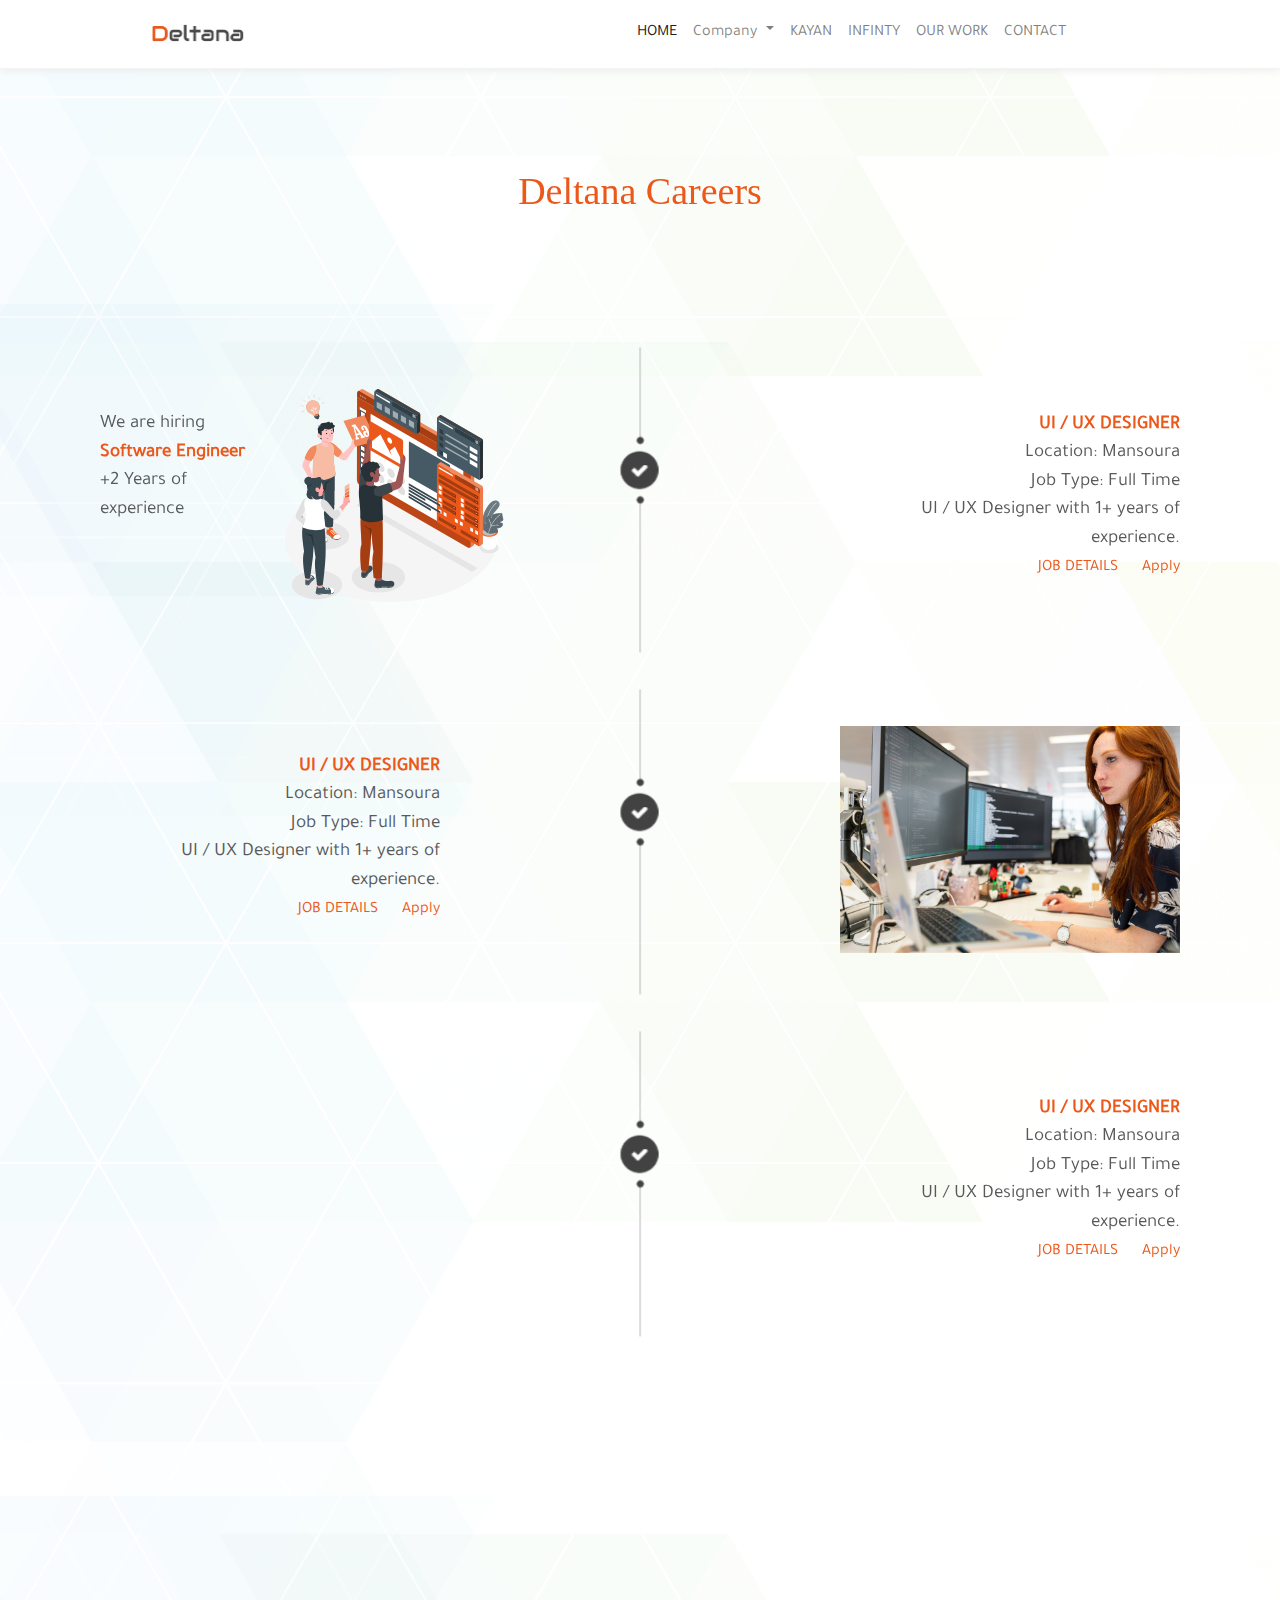
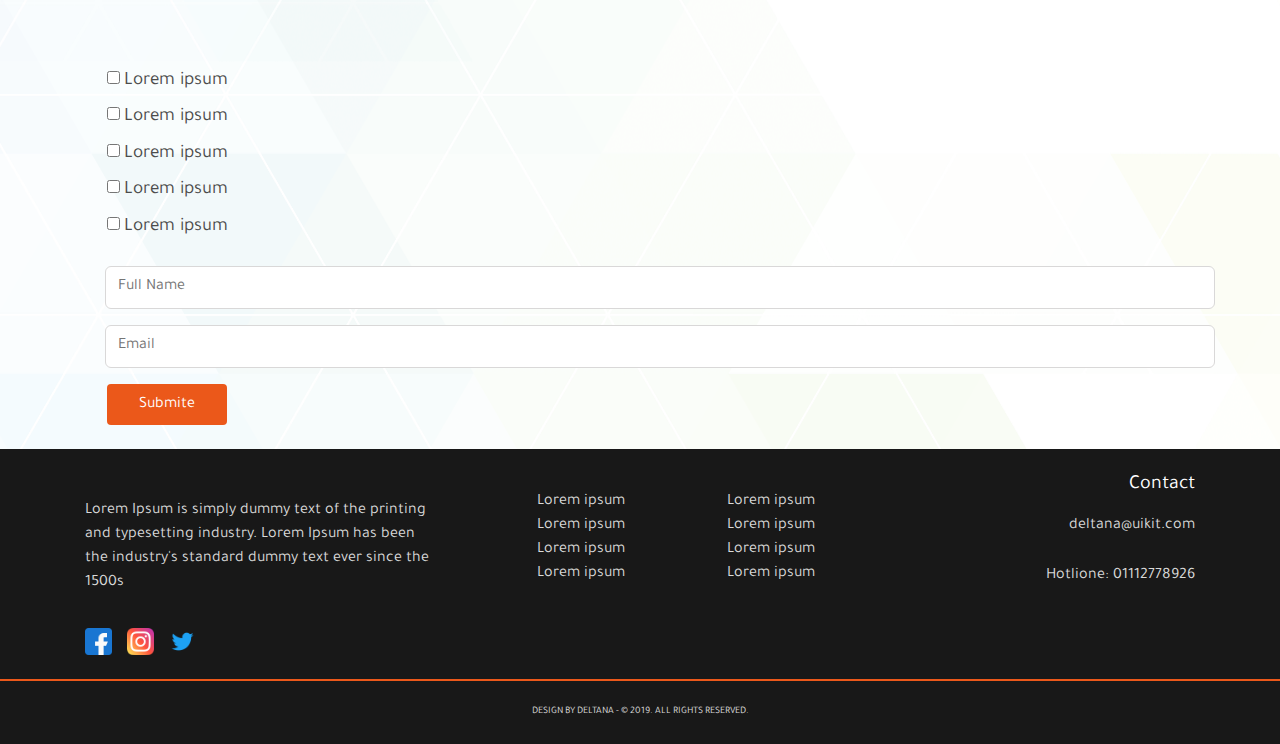
<file: index.html>
<html>
    <head>
        <meta charset="utf-8"/>
        <meta name="viewport"content="width=device-width,initial-scale=1,shrink-to-fit=no"/>

        <title>
       Deltana
        </title>
        <link rel="stylesheet"href='fontawesome/css/all.min.css'>
        <link rel="stylesheet" href="css/bootstrap.css">
        <link href="https://unpkg.com/aos@2.3.1/dist/aos.css" rel="stylesheet">
        <script src="https://unpkg.com/aos@2.3.1/dist/aos.js"></script>
        <link href="css/style.css" rel="stylesheet">
       
    </head>
    <body >
       
        <!-- start navbar sec -->
        <div class="nav-bar-sec ">
            <nav class="navbar navbar-expand-lg navbar-light bg-light">
                <a class="navbar-brand" href="index.html"><img src="images/Mask Group 1.png" style="width: 50%;"></a>
                <button class="navbar-toggler" type="button" data-toggle="collapse" data-target="#navbarSupportedContent" aria-controls="navbarSupportedContent" aria-expanded="false" aria-label="Toggle navigation">
                  <span class="navbar-toggler-icon"></span>
                </button>
              
                <div class="collapse navbar-collapse" id="navbarSupportedContent">
                  <ul class="navbar-nav ">
                    <li class="nav-item active ">
                      <a class="nav-link cool-link" href="index.html">HOME <span class="sr-only">(current)</span></a>
                    </li>
                    <li class="nav-item dropdown">
                        <a class="nav-link dropdown-toggle " href="#" id="navbarDropdown" role="button" data-toggle="dropdown" aria-expanded="false">
                            Company
                        </a>
                        <div class="dropdown-menu" aria-labelledby="navbarDropdown">
                          <a class="dropdown-item " href="services.html">Services</a>
                          <a class="dropdown-item " href="about us.html">About Us</a>
                          <a class="dropdown-item " href="process.html">Process</a>
                      </li>
                    <li class="nav-item">
                      <a class="nav-link cool-link" href="kayan.html">KAYAN</a>
                    </li>
                    <li class="nav-item">
                        <a class="nav-link cool-link" href="infinity.html"> INFINTY</a>
                      </li>
                      <li class="nav-item">
                        <a class="nav-link cool-link" href="our projects.html"> OUR WORK</a>
                      </li>
                    <li class="nav-item">
                        <a class="nav-link cool-link" href="contact us .html">CONTACT</a>
                      </li>
                  </ul>
                </div>
              </nav>

        </div>
        <!-- end navbar sec -->
        <!-- start main sec -->
        <div class="main-containt">
            <div class="container">
                <h4 data-aos="fade-down">Deltana Careers</h4>
                <!-- start images sec -->
                <div class="images-sec-1 py-3">
                    <div class="container">
                        <div class="row">
                            <div class="col-xs-12 col-sm-12 col-md-4">
                             <div class="row first-col" data-aos="flip-left">
                                    <div class="col col-md-6">
                                        <p class="we-are-hiring">
                                            We are hiring<br>
                                            <span>
                                                Software Engineer
                                            </span><br>
                                            +2 Years of experience
                                        </p>

                                    </div>
                                    <div class="col col-md-6 text-center">
                                        <img src="images/Mask Group 2.png" class="image-first-col"/>

                                    </div>

                             </div>
                            </div>
                            <div class="col-xs-12 col-sm-12 col-md-4 text-center">
                                <img src="images/Mask Group 3.png" class="progress-bar-img"/>
                            </div>
                            <div class="col-xs-12 col-sm-12 col-md-4 ">

                                <p class="we-are-hiring1" >
                                    <span class="ui-ux-title">UI / UX DESIGNER</span><br>
                                    Location: Mansoura<br>
                                    Job Type: Full Time<br>
                                    UI / UX Designer with 1+ years of experience.<br>
                                    <span><a href="#" class="jop-details-link">JOB DETAILS</a> <a href="#" class="apply-link">Apply</a></span>
                                </p>
                            </div>

                        </div>
                        <div class="row">
                            <div class="col-xs-12 col-sm-12 col-md-4 ">

                                <p class="we-are-hiring1">
                                    <span class="ui-ux-title">UI / UX DESIGNER</span><br>
                                    Location: Mansoura<br>
                                    Job Type: Full Time<br>
                                    UI / UX Designer with 1+ years of experience.<br>
                                    <span><a href="#" class="jop-details-link">JOB DETAILS</a> <a href="#" class="apply-link">Apply</a></span>
                                </p>
                            </div>
                            
                            <div class="col-xs-12 col-sm-12 col-md-4 text-center">
                                <img src="images/Mask Group 3.png" class="progress-bar-img"/>
                            </div>
                            <div class="col-xs-12 col-sm-12 col-md-4">
                                <img src="images/pexels-thisisengineering-3861958.png" class="second-img1"data-aos="flip-left">
 
                             </div>
                            

                        </div>
                        <div class="row">
                            <div class="col-xs-12 col-sm-12 col-md-4">
                                <img src="images/pexels-christina-morillo-118.png" class="second-img1" data-aos="flip-left">
 
                             </div>
                            
                            <div class="col-xs-12 col-sm-12 col-md-4 text-center">
                                <img src="images/Mask Group 3.png" class="progress-bar-img"/>
                            </div>                           
                             <div class="col-xs-12 col-sm-12 col-md-4 ">
                                <p class="we-are-hiring1">
                                    <span class="ui-ux-title">UI / UX DESIGNER</span><br>
                                    Location: Mansoura<br>
                                    Job Type: Full Time<br>
                                    UI / UX Designer with 1+ years of experience.<br>
                                    <span><a href="#" class="jop-details-link">JOB DETAILS</a> <a href="#" class="apply-link">Apply</a></span>
                                </p>
                            </div>
                            

                        </div>

                    </div>

                </div>
                <!-- end images sec -->
                <!-- start Join Us sec -->
                <div class="join-us-sec py-3">
                    <h5 data-aos="zoom-in">Join Us</h5>
                    <h2 data-aos="zoom-in" >Apply for a job</h2>
                    <p data-aos="zoom-in">please fill the following form</p>

                </div>
                <!-- end Join Us sec -->
                <!-- start checkbox-sec -->
                <div class="check-box-sec">
                    <ul>
                        <li>
                            <form>
                                <input type="checkbox" >
                                <label > Lorem ipsum</label><br>
                            </form>
                        </li>
                        <li>
                            <form>
                                <input type="checkbox" >
                                <label > Lorem ipsum</label><br>
                            </form>
                        </li>
                        <li>
                            <form>
                                <input type="checkbox" >
                                <label > Lorem ipsum</label><br>
                            </form>
                        </li>
                        <li>
                            <form>
                                <input type="checkbox" >
                                <label > Lorem ipsum</label><br>
                            </form>
                        </li>
                        <li>
                            <form>
                                <input type="checkbox" >
                                <label > Lorem ipsum</label><br>
                            </form>
                        </li>
                    </ul>
                    <div class="row mt-3 " >
                        <div class="col-xs-12 col-sm-12 col-md-12">
                            <form>
                                <input type="text" placeholder="Full Name" class="input-name"/>
                            </form>

                        </div>

                    </div>
                    <div class="row mt-3 " >
                        <div class="col-xs-12 col-sm-12 col-md-12">
                            <form>
                                <input type="email" placeholder="Email" class="input-name"/>
                            </form>

                        </div>

                    </div>
                    <div class="row mt-3 mb-4 " >
                        <div class="col-xs-12 col-sm-12 col-md-12">
                           <button>Submite</button>

                        </div>

                    </div>

                </div>
                <!-- end checkbox-sec -->
                

            </div>

        </div>
        <!-- end main sec -->
        <!-- start footer -->
        <div class="footer py-4 ">
            <div class="container">
                <div class="row">
                    <div class="col-xs-12 col-sm-12 col-md-4">
                        <p>Lorem Ipsum is simply dummy text of the printing and typesetting industry. Lorem Ipsum has been the industry's standard dummy text ever since the 1500s</p>
                         <a href="#" class="social-link"><img src="images/facebook.png"></a><a href="#"class="social-link"><img src="images/instagram (1).png"></a><a href="#"class="social-link"><img src="images/twitter (1).png"></a>
                    </div>
                    <div class="col-xs-12 col-sm-12 col-md-4 text-center">
                        <div class="row">
                            <div class="col">
                                <ul class="ul-links">
                                    <li><a href="#">Lorem ipsum</a></li>
                                    <li><a href="#">Lorem ipsum</a></li>
                                    <li><a href="#">Lorem ipsum</a></li>
                                    <li><a href="#">Lorem ipsum</a></li>
                                </ul>

                            </div>
                            <div class="col">
                                <ul class="ul-links">
                                    <li><a href="#">Lorem ipsum</a></li>
                                    <li><a href="#">Lorem ipsum</a></li>
                                    <li><a href="#">Lorem ipsum</a></li>
                                    <li><a href="#">Lorem ipsum</a></li>
                                </ul>

                            </div>

                        </div>

                    </div>
                    <div class="col-xs-12 col-sm-12 col-md-4">
                        <h5>Contact</h5>
                        <ul class="ul-contact">
                            <li><a href="#">deltana@uikit.com  </a></li>
                            <li> <p class="hotline-para">Hotlione: 01112778926 </p></li>
                        </ul>

                    </div>

                </div>
                

            </div>

        </div>
        <!-- end footer -->
        <!-- start line sec -->
        <div class="line-1">

        </div>
        <!-- end line sec -->
        <!-- start copy right -->
        <div class="copy-right py-4">
            <div class="container">
                <p>DESIGN BY DELTANA - © 2019. ALL RIGHTS RESERVED.</p>

            </div>

        </div>
        <!-- end copy right -->

        <script>
            AOS.init();
          </script>

        
        <script src="js/popper.min.js"></script>
        <script src="js/jquery-3.6.0.min.js"></script>
        <script src="js/bootstrap.js"></script>
    </body>
    </html>
</file>
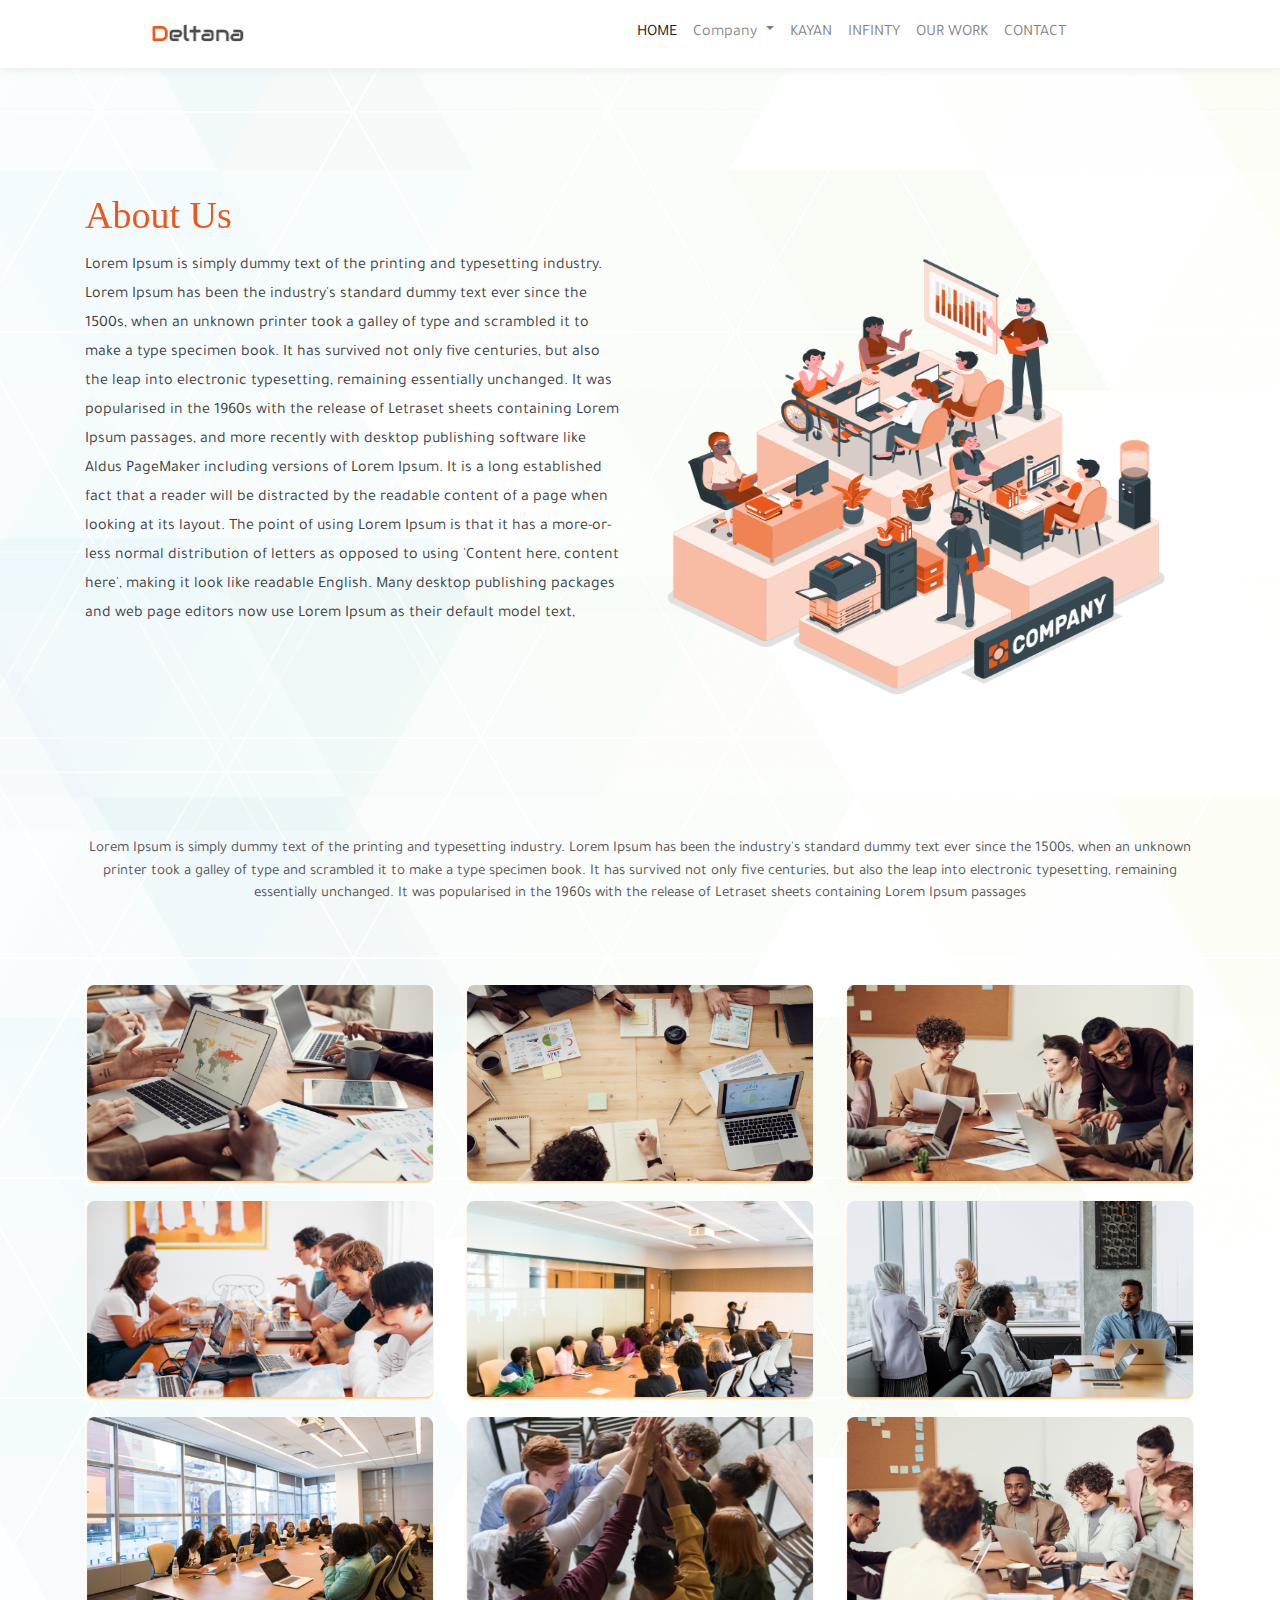
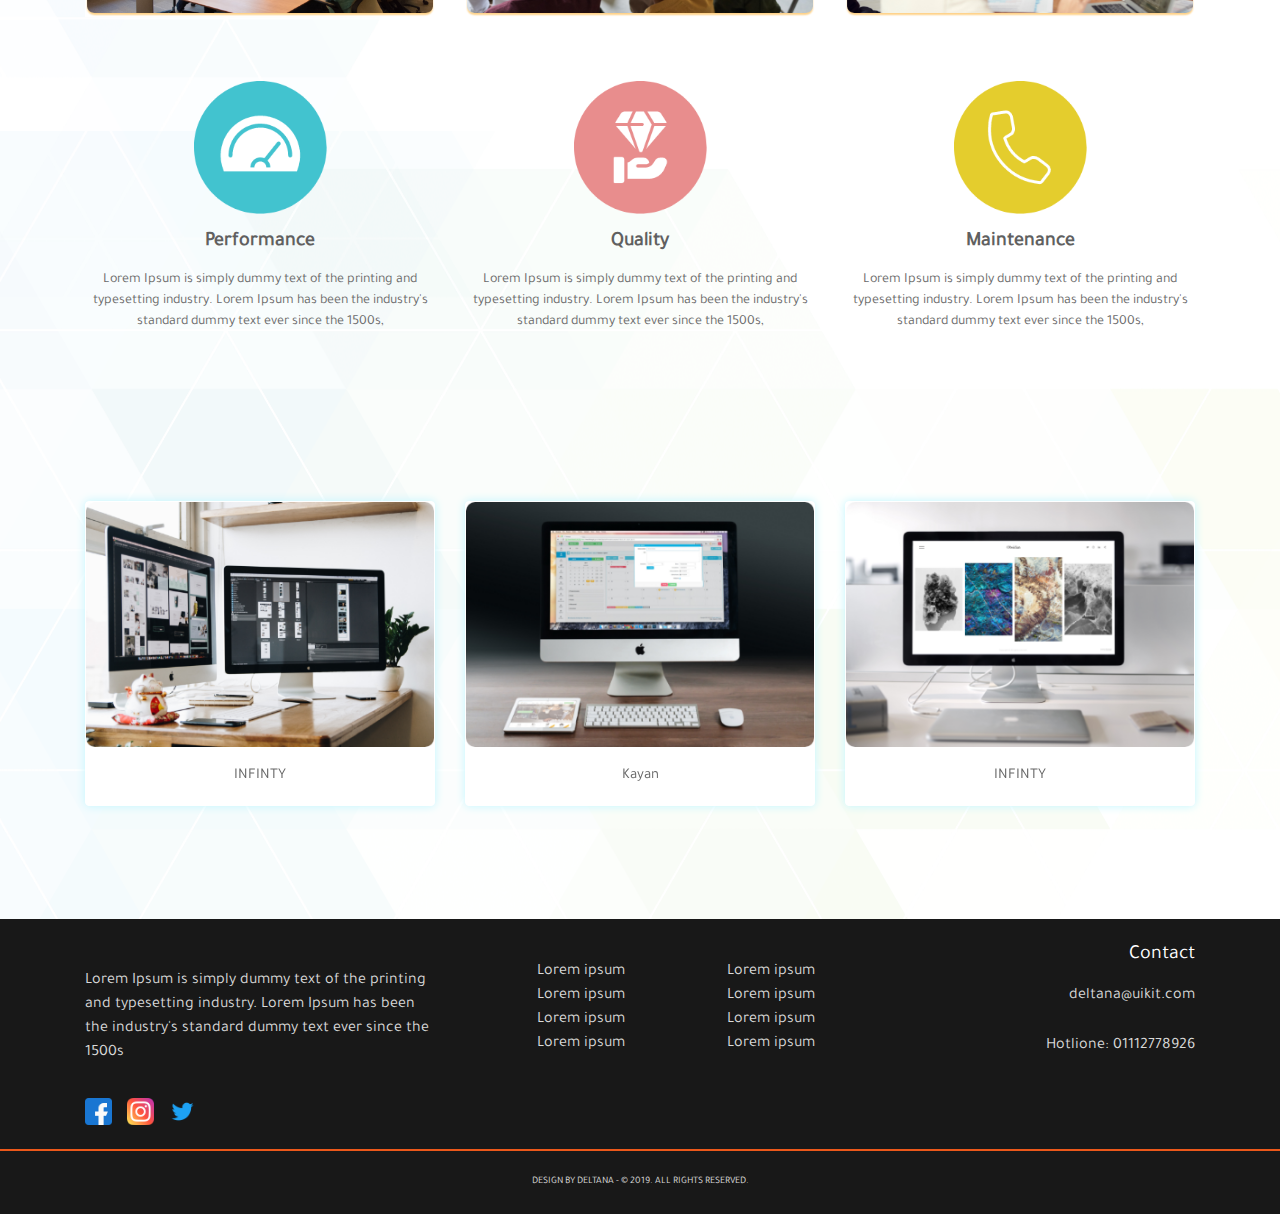
<file: about us.html>
<html>
    <head>
        <meta charset="utf-8"/>
        <meta name="viewport"content="width=device-width,initial-scale=1,shrink-to-fit=no"/>

        <title>
       Deltana
        </title>
        <link rel="stylesheet"href='fontawesome/css/all.min.css'>
        <link rel="stylesheet" href="css/bootstrap.css">
        <link href="https://unpkg.com/aos@2.3.1/dist/aos.css" rel="stylesheet">
        <script src="https://unpkg.com/aos@2.3.1/dist/aos.js"></script>
        <link href="css/style.css" rel="stylesheet">
       
    </head>
    <body >
       
        <!-- start navbar sec -->
        <div class="nav-bar-sec ">
            <nav class="navbar navbar-expand-lg navbar-light bg-light">
                <a class="navbar-brand" href="index.html"><img src="images/Mask Group 1.png" style="width: 50%;"></a>
                <button class="navbar-toggler" type="button" data-toggle="collapse" data-target="#navbarSupportedContent" aria-controls="navbarSupportedContent" aria-expanded="false" aria-label="Toggle navigation">
                  <span class="navbar-toggler-icon"></span>
                </button>
              
                <div class="collapse navbar-collapse" id="navbarSupportedContent">
                  <ul class="navbar-nav ">
                    <li class="nav-item active ">
                      <a class="nav-link cool-link" href="index.html">HOME <span class="sr-only">(current)</span></a>
                    </li>
                    <li class="nav-item dropdown">
                        <a class="nav-link dropdown-toggle " href="#" id="navbarDropdown" role="button" data-toggle="dropdown" aria-expanded="false">
                            Company
                        </a>
                        <div class="dropdown-menu" aria-labelledby="navbarDropdown">
                          <a class="dropdown-item " href="services.html">Services</a>
                          <a class="dropdown-item " href="about us.html">About Us</a>
                          <a class="dropdown-item " href="process.html">Process</a>
                      </li>
                    <li class="nav-item">
                      <a class="nav-link cool-link" href="kayan.html">KAYAN</a>
                    </li>
                    <li class="nav-item">
                        <a class="nav-link cool-link" href="infinity.html"> INFINTY</a>
                      </li>
                      <li class="nav-item">
                        <a class="nav-link cool-link" href="our projects.html"> OUR WORK</a>
                      </li>
                    <li class="nav-item">
                        <a class="nav-link cool-link" href="contact us .html">CONTACT</a>
                      </li>
                  </ul>
                </div>
              </nav>

        </div>
        <!-- end navbar sec -->
        <!-- start main sec -->
        <div class="main-containt">
            <div class="container">
                <!-- start about us sec -->
                <div class="about-us-sec py-4">
                    <h6 data-aos="fade-up"
                    data-aos-duration="3000">About Us</h6>
                    <div class="row">
                        <div class="col-xs-12 col-sm-12 col-md-6">
                            <p class="about-us-des"> 
                                Lorem Ipsum is simply dummy text of the printing and typesetting industry. Lorem Ipsum has been the industry's standard dummy text ever since the 1500s, when an unknown printer took a galley of type and scrambled it to make a type specimen book. It has survived not only five centuries, but also the leap into electronic typesetting, remaining essentially unchanged. It was popularised in the 1960s with the release of Letraset sheets containing Lorem Ipsum passages, and more recently with desktop publishing software like Aldus PageMaker including versions of Lorem Ipsum.
                                It is a long established fact that a reader will be distracted by the readable content of a page when looking at its layout. The point of using Lorem Ipsum is that it has a more-or-less normal distribution of letters
                                as opposed to using 'Content here, content here', making it look like readable English. Many desktop publishing packages and web page editors now use Lorem Ipsum as their default model text, 
                            </p>

                        </div>
                        <div class="col-xs-12 col-sm-12 col-md-6">
                            <img src="images/Mask Group 4.png"/>

                        </div>

                    </div>
                    <h3 data-aos="flip-down"data-aos-duration="3000">Work Environment</h3>
                    <p class="work-des">
                        Lorem Ipsum is simply dummy text of the printing and typesetting industry. Lorem Ipsum has been the industry's standard dummy text ever since the 1500s, when an unknown printer took a galley of type and scrambled it to make a type specimen book. It has survived not only five centuries, but also the leap into electronic typesetting, remaining essentially unchanged. It was popularised in the 1960s with the release of Letraset sheets containing Lorem Ipsum passages
                    </p>
                    

                </div>
                <!-- end about us sec -->
                <!-- start gallery -->
                <div class="gallery py-4">
                    <div class="row gallery-1  text-center">
                        <div class="col-xs-12 col-sm-12 col-md-4 mt-3">
                            <figure>
                                <img src="images/work1.png" alt="gallery" class="image" style="width:100%">
                            </figure>
                        </div>
                        <div class="col-xs-12 col-sm-12 col-md-4 mt-3">
                            <figure>
                                <img src="images/work2.png" alt="gallery" class="image" style="width:100%">
                            </figure>
                        </div>
                        <div class="col-xs-12 col-sm-12 col-md-4 mt-3">
                            <figure>
                                <img src="images/work3.png" alt="gallery" class="image" style="width:100%">
                            </figure>
                        </div>
                        <div class="col-xs-12 col-sm-12 col-md-4 mt-3">
                            <figure>
                                <img src="images/work4.png" alt="gallery" class="image" style="width:100%">
                            </figure>
                        </div>
                        <div class="col-xs-12 col-sm-12 col-md-4 mt-3">
                            <figure>
                                <img src="images/work5.png" alt="gallery" class="image" style="width:100%">
                            </figure>
                        </div>
                        <div class="col-xs-12 col-sm-12 col-md-4 mt-3">
                            <figure>
                                <img src="images/work6.png" alt="gallery" class="image" style="width:100%">
                            </figure>
                        </div>
                        <div class="col-xs-12 col-sm-12 col-md-4 mt-3">
                            <figure>
                                <img src="images/work7.png" alt="gallery" class="image" style="width:100%">
                            </figure>
                        </div>
                        <div class="col-xs-12 col-sm-12 col-md-4 mt-3">
                            <figure>
                                <img src="images/work8.png" alt="gallery" class="image" style="width:100%">
                            </figure>
                        </div>
                        <div class="col-xs-12 col-sm-12 col-md-4 mt-3">
                            <figure>
                                <img src="images/work9.png" alt="gallery" class="image" style="width:100%">
                            </figure>
                        </div>
    
                    </div>

                </div>
                <!-- end gallery   -->
                <!-- start circle sec -->
                <div class="circle-sec py-4 text-center">
                    <div class="row">
                        <div class="col-xs-12 col-sm-12 col-md-4 mt-3">
                            <img src="images/Group 331.png"/>
                            <h6>Performance</h6>
                            <p>Lorem Ipsum is simply dummy text of the printing and typesetting industry. Lorem Ipsum has been the industry's standard dummy text ever since the 1500s,</p>

                        </div>
                        <div class="col-xs-12 col-sm-12 col-md-4 mt-3">
                            <img src="images/Group 333.png"/>
                            <h6>Quality</h6>
                            <p>Lorem Ipsum is simply dummy text of the printing and typesetting industry. Lorem Ipsum has been the industry's standard dummy text ever since the 1500s,</p>

                        </div>
                        <div class="col-xs-12 col-sm-12 col-md-4 mt-3">
                            <img src="images/2024660_call_contact us_contacts_phone_support_icon.png"/>
                            <h6>Maintenance</h6>
                            <p>Lorem Ipsum is simply dummy text of the printing and typesetting industry. Lorem Ipsum has been the industry's standard dummy text ever since the 1500s,</p>

                        </div>

                    </div>

                </div>
                <!-- end circle sec -->
                <!-- start Top Projects -->
                <div class="top-projects-sec py-4 ">
                    <h6 class="top-projects-title" data-aos="fade-up" data-aos-duration="3000"> Top Projects</h6>
                    <div class="row">
                        <div class="col-xs-12 col-sm-12 col-md-4 mt-3">
                            <div class="card" style="width: 100%;">
                                <img src="images/pro1.png" class="card-img-top">
                                <div class="card-body">
                                    <h6><a href="#">INFINTY</a></h6>

                                </div>


                            </div>

                        </div>
                        <div class="col-xs-12 col-sm-12 col-md-4 mt-3">
                            <div class="card" style="width: 100%;">
                                <img src="images/pro2.png" class="card-img-top">
                                <div class="card-body">
                                    <h6><a href="#">Kayan</a></h6>

                                </div>


                            </div>

                        </div>
                        <div class="col-xs-12 col-sm-12 col-md-4 mt-3">
                            <div class="card" style="width: 100%;">
                                <img src="images/pro3.png" class="card-img-top">
                                <div class="card-body">
                                    <h6><a href="#">INFINTY</a></h6>

                                </div>


                            </div>

                        </div>

                    </div>

                </div>
                <!-- end Top Projects -->
            </div>
        </div>
           <!-- start footer -->
           <div class="footer py-4 ">
            <div class="container">
                <div class="row">
                    <div class="col-xs-12 col-sm-12 col-md-4">
                        <p>Lorem Ipsum is simply dummy text of the printing and typesetting industry. Lorem Ipsum has been the industry's standard dummy text ever since the 1500s</p>
                         <a href="#" class="social-link"><img src="images/facebook.png"></a><a href="#"class="social-link"><img src="images/instagram (1).png"></a><a href="#"class="social-link"><img src="images/twitter (1).png"></a>
                    </div>
                    <div class="col-xs-12 col-sm-12 col-md-4 text-center">
                        <div class="row">
                            <div class="col">
                                <ul class="ul-links">
                                    <li><a href="#">Lorem ipsum</a></li>
                                    <li><a href="#">Lorem ipsum</a></li>
                                    <li><a href="#">Lorem ipsum</a></li>
                                    <li><a href="#">Lorem ipsum</a></li>
                                </ul>

                            </div>
                            <div class="col">
                                <ul class="ul-links">
                                    <li><a href="#">Lorem ipsum</a></li>
                                    <li><a href="#">Lorem ipsum</a></li>
                                    <li><a href="#">Lorem ipsum</a></li>
                                    <li><a href="#">Lorem ipsum</a></li>
                                </ul>

                            </div>

                        </div>

                    </div>
                    <div class="col-xs-12 col-sm-12 col-md-4">
                        <h5>Contact</h5>
                        <ul class="ul-contact">
                            <li><a href="#">deltana@uikit.com  </a></li>
                            <li> <p class="hotline-para">Hotlione: 01112778926 </p></li>
                        </ul>

                    </div>

                </div>
                

            </div>

        </div>
        <!-- end footer -->
        <!-- start line sec -->
        <div class="line-1">

        </div>
        <!-- end line sec -->
        <!-- start copy right -->
        <div class="copy-right py-4">
            <div class="container">
                <p>DESIGN BY DELTANA - © 2019. ALL RIGHTS RESERVED.</p>

            </div>

        </div>
        <!-- end copy right -->
        

   
        <script>
            AOS.init();
          </script>

        <script src="js/popper.min.js"></script>
        <script src="js/jquery-3.6.0.min.js"></script>
        <script src="js/bootstrap.js"></script>
    </body>
    </html>
</file>
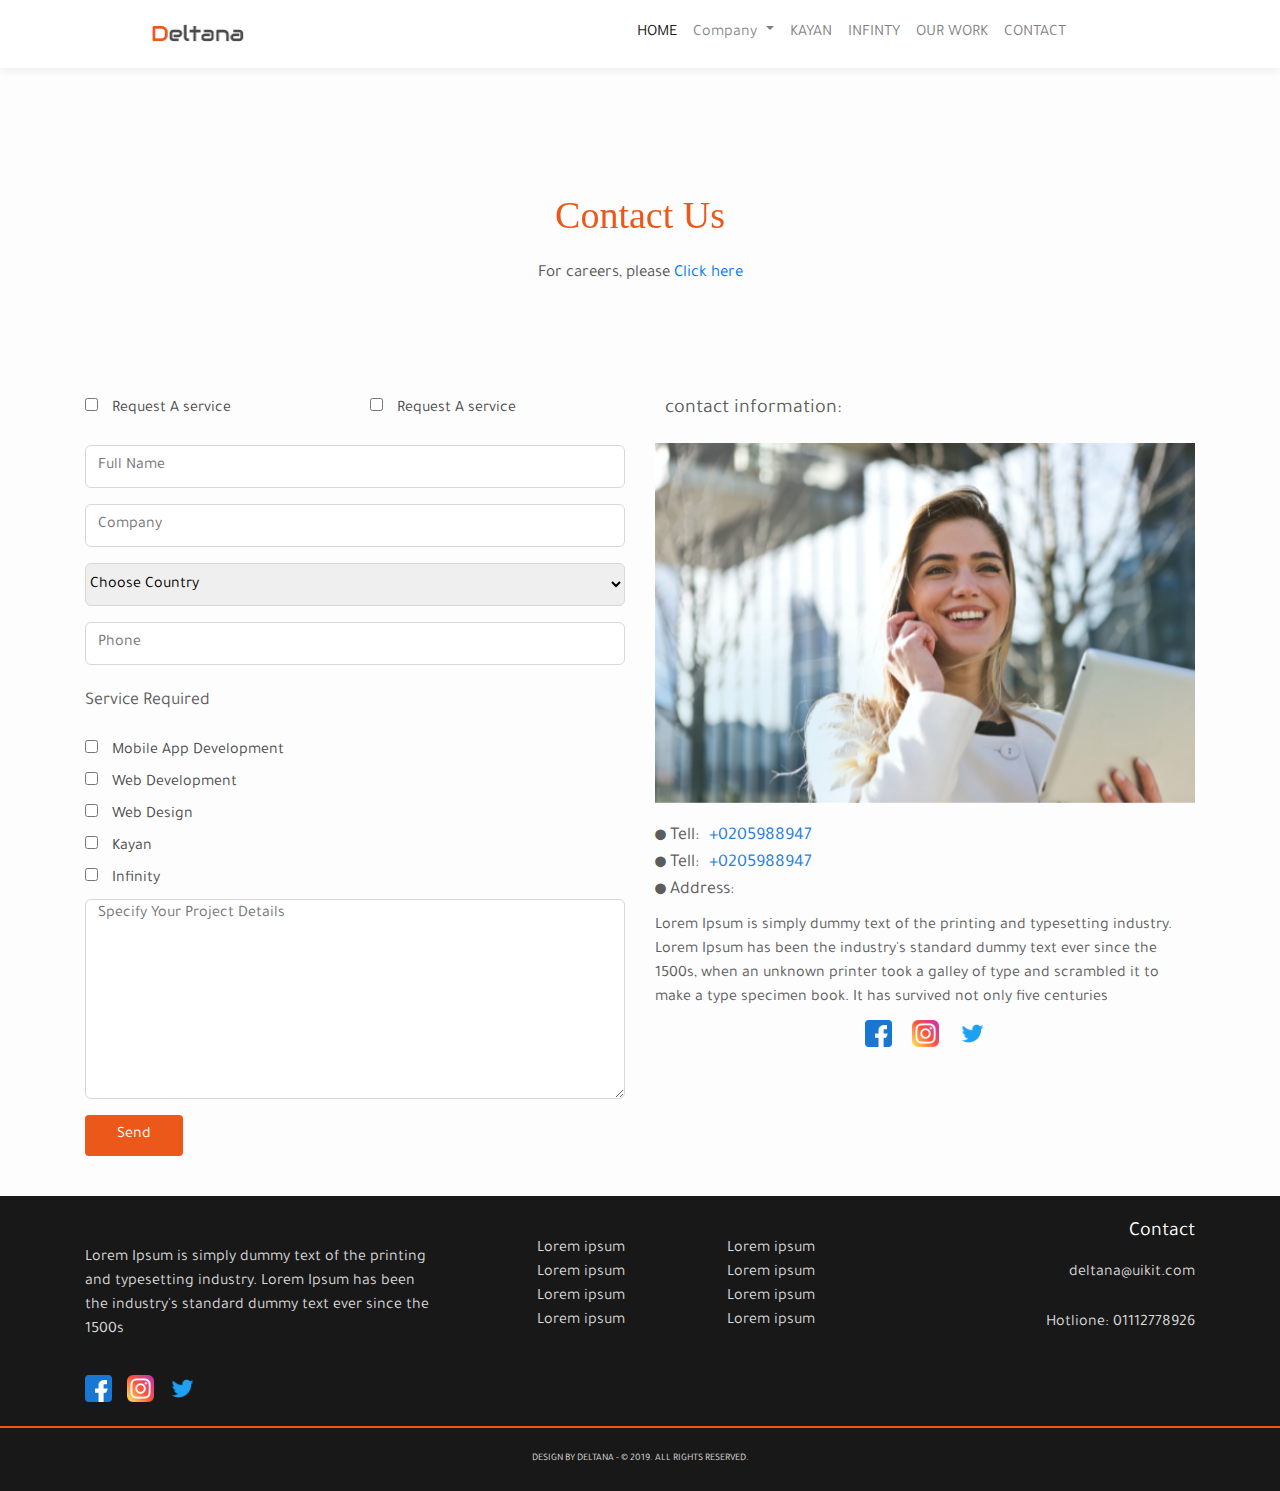
<file: contact us .html>
<html>
    <head>
        <meta charset="utf-8"/>
        <meta name="viewport"content="width=device-width,initial-scale=1,shrink-to-fit=no"/>

        <title>
       Deltana
        </title>
        <link rel="stylesheet"href='fontawesome/css/all.min.css'>
        <link rel="stylesheet" href="css/bootstrap.css">
        <link href="https://unpkg.com/aos@2.3.1/dist/aos.css" rel="stylesheet">
        <script src="https://unpkg.com/aos@2.3.1/dist/aos.js"></script>
        <link href="css/style.css" rel="stylesheet">
       
    </head>
    <body >
       
        <!-- start navbar sec -->
        <div class="nav-bar-sec ">
            <nav class="navbar navbar-expand-lg navbar-light bg-light">
                <a class="navbar-brand" href="index.html"><img src="images/Mask Group 1.png" style="width: 50%;"></a>
                <button class="navbar-toggler" type="button" data-toggle="collapse" data-target="#navbarSupportedContent" aria-controls="navbarSupportedContent" aria-expanded="false" aria-label="Toggle navigation">
                  <span class="navbar-toggler-icon"></span>
                </button>
              
                <div class="collapse navbar-collapse" id="navbarSupportedContent">
                  <ul class="navbar-nav ">
                    <li class="nav-item active ">
                      <a class="nav-link cool-link" href="index.html">HOME <span class="sr-only">(current)</span></a>
                    </li>
                    <li class="nav-item dropdown">
                        <a class="nav-link dropdown-toggle " href="#" id="navbarDropdown" role="button" data-toggle="dropdown" aria-expanded="false">
                            Company
                        </a>
                        <div class="dropdown-menu" aria-labelledby="navbarDropdown">
                          <a class="dropdown-item " href="services.html">Services</a>
                          <a class="dropdown-item " href="about us.html">About Us</a>
                          <a class="dropdown-item " href="process.html">Process</a>
                      </li>
                    <li class="nav-item">
                      <a class="nav-link cool-link" href="kayan.html">KAYAN</a>
                    </li>
                    <li class="nav-item">
                        <a class="nav-link cool-link" href="infinity.html"> INFINTY</a>
                      </li>
                      <li class="nav-item">
                        <a class="nav-link cool-link" href="our projects.html"> OUR WORK</a>
                      </li>
                    <li class="nav-item">
                        <a class="nav-link cool-link" href="contact us .html">CONTACT</a>
                      </li>
                  </ul>
                </div>
              </nav>

        </div>
        <!-- end navbar sec -->
        <!-- start main sec -->
        <div class="contact-us-sec py-4">
            <div class="container">
                <h5 data-aos="zoom-in-up" data-aos-duration="3000">Contact Us</h5>
                <p>For careers, please <a href="#">Click here</a></p>
                <div class="row checkbox-row">
                    <div class="col-xs-12 col-sm-12 col-md-6 ">
                        <div class="row ">
                            <div class="col-xs-12 col-sm-12 col-md-6">
                                <form>
                                    <input type="checkbox" >
                                    <label > Request A service</label><br>
                                </form>

                            </div>
                            <div class="col-xs-12 col-sm-12 col-md-6">
                                <form>
                                    <input type="checkbox" >
                                    <label > Request A service</label><br>
                                </form>

                            </div>

                        </div>
                        <div class="row ">
                            <div class="col-xs-12 col-sm-12 col-md-12 mt-3">
                                <form>
                                    <input type="text" placeholder="Full Name" class="input-name"/>
                                </form>
        
                            </div>
                            <div class="col-xs-12 col-sm-12 col-md-12 mt-3">
                                <form>
                                    <input type="text" placeholder="Company" class="input-name"/>
                                </form>
        
                            </div>
                            <div class="col-xs-12 col-sm-12 col-md-12 mt-3">
                                <form>
                                    <select>
                                        <option  selected hidden>Choose Country</option>
                                        <option>Egypt</option>
                                        <option>Syria</option>
                                    </select>
                                </form>
        
                            </div>
                            <div class="col-xs-12 col-sm-12 col-md-12 mt-3">
                                <form>
                                    <input type="number" placeholder="Phone" class="input-name"/>
                                </form>
        
                            </div>
        
                        </div>
                        <h6>Service Required</h6>
                        <div class="row">
                            <div class="col-xs-12 col-sm-12 col-md-12">
                                <form>
                                    <input type="checkbox" >
                                    <label > Mobile App Development</label><br>
                                </form>
                            </div>
                            <div class="col-xs-12 col-sm-12 col-md-12">
                                <form>
                                    <input type="checkbox" >
                                    <label > Web Development</label><br>
                                </form>
                            </div>
                            <div class="col-xs-12 col-sm-12 col-md-12">
                                <form>
                                    <input type="checkbox" >
                                    <label > Web Design</label><br>
                                </form>
                            </div>
                            <div class="col-xs-12 col-sm-12 col-md-12">
                                <form>
                                    <input type="checkbox" >
                                    <label > Kayan</label><br>
                                </form>
                            </div>
                            <div class="col-xs-12 col-sm-12 col-md-12">
                                <form>
                                    <input type="checkbox" >
                                    <label > Infinity</label><br>
                                </form>
                            </div>
        
                        </div>
                        <div class="row">
                            <div class="col-xs-12 col-sm-12 col-md-12">
                                <form>
                                    <textarea placeholder="Specify Your Project Details"></textarea>
                                </form>
                                
                            </div>
        
                        </div>
                        <div class="row mt-3 mb-3 " >
                            <div class="col-xs-12 col-sm-12 col-md-12">
                               <button>Send</button>
        
                            </div>
        
                        </div>

                    </div>
                    <div class="col-xs-12 col-sm-12 col-md-6 text-center">
                        <h4>contact information:</h4>
                        <img src="images/contact.png" style="width: 100%;"data-aos="flip-right"data-aos-duration="3000"/>
                        <div class="row">
                            <div class="col">
                                <ul>
                                    <li><p><i class="fas fa-circle"></i> Tell:<span>+0205988947</span></p></li>
                                    <li><p><i class="fas fa-circle"></i> Tell:<span>+0205988947</span></p></li>
                                    <li><p><i class="fas fa-circle"></i> Address:</p></li>
                                </ul>
                                <p class="address-des">
                                    Lorem Ipsum is simply dummy text of the printing and typesetting industry. Lorem Ipsum has been the industry's standard dummy text ever since the 1500s, when an unknown printer took a galley of type and scrambled it to make a type specimen book. It has survived not only five centuries
                                </p>
                                <a href="#" class="social-link"><img src="images/facebook.png"></a><a href="#"class="social-link"><img src="images/instagram (1).png"></a><a href="#"class="social-link"><img src="images/twitter (1).png"></a>

                            </div>

                        </div>


                    </div>

                </div>
            </div>
        </div>
        <!-- end main sec -->
        
          <!-- start footer -->
          <div class="footer py-4 ">
            <div class="container">
                <div class="row">
                    <div class="col-xs-12 col-sm-12 col-md-4">
                        <p>Lorem Ipsum is simply dummy text of the printing and typesetting industry. Lorem Ipsum has been the industry's standard dummy text ever since the 1500s</p>
                         <a href="#" class="social-link"><img src="images/facebook.png"></a><a href="#"class="social-link"><img src="images/instagram (1).png"></a><a href="#"class="social-link"><img src="images/twitter (1).png"></a>
                    </div>
                    <div class="col-xs-12 col-sm-12 col-md-4 text-center">
                        <div class="row">
                            <div class="col">
                                <ul class="ul-links">
                                    <li><a href="#">Lorem ipsum</a></li>
                                    <li><a href="#">Lorem ipsum</a></li>
                                    <li><a href="#">Lorem ipsum</a></li>
                                    <li><a href="#">Lorem ipsum</a></li>
                                </ul>

                            </div>
                            <div class="col">
                                <ul class="ul-links">
                                    <li><a href="#">Lorem ipsum</a></li>
                                    <li><a href="#">Lorem ipsum</a></li>
                                    <li><a href="#">Lorem ipsum</a></li>
                                    <li><a href="#">Lorem ipsum</a></li>
                                </ul>

                            </div>

                        </div>

                    </div>
                    <div class="col-xs-12 col-sm-12 col-md-4">
                        <h5>Contact</h5>
                        <ul class="ul-contact">
                            <li><a href="#">deltana@uikit.com  </a></li>
                            <li> <p class="hotline-para">Hotlione: 01112778926 </p></li>
                        </ul>

                    </div>

                </div>
                

            </div>

        </div>
        <!-- end footer -->
        <!-- start line sec -->
        <div class="line-1">

        </div>
        <!-- end line sec -->
        <!-- start copy right -->
        <div class="copy-right py-4">
            <div class="container">
                <p>DESIGN BY DELTANA - © 2019. ALL RIGHTS RESERVED.</p>

            </div>

        </div>
        <!-- end copy right -->

   
        <script>
            AOS.init();
          </script>

        <script src="js/popper.min.js"></script>
        <script src="js/jquery-3.6.0.min.js"></script>
        <script src="js/bootstrap.js"></script>
    </body>
    </html>
</file>
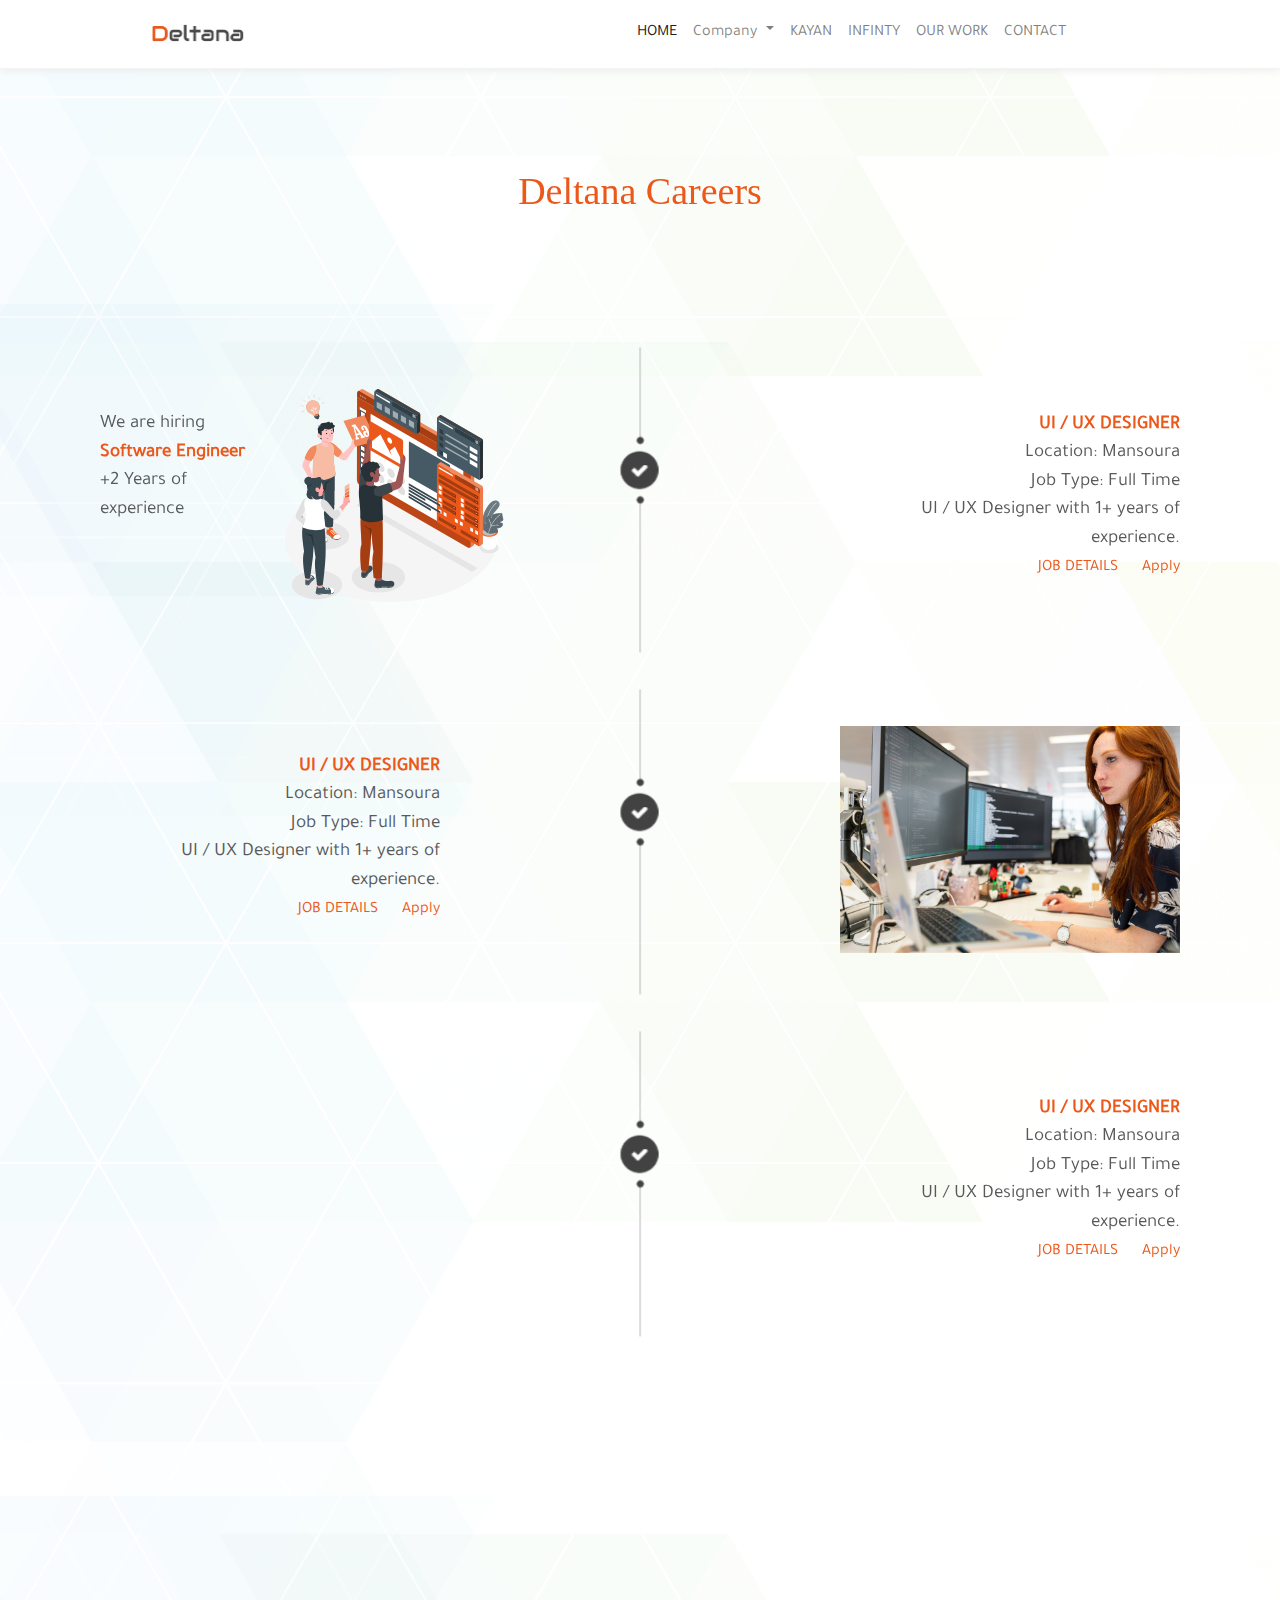
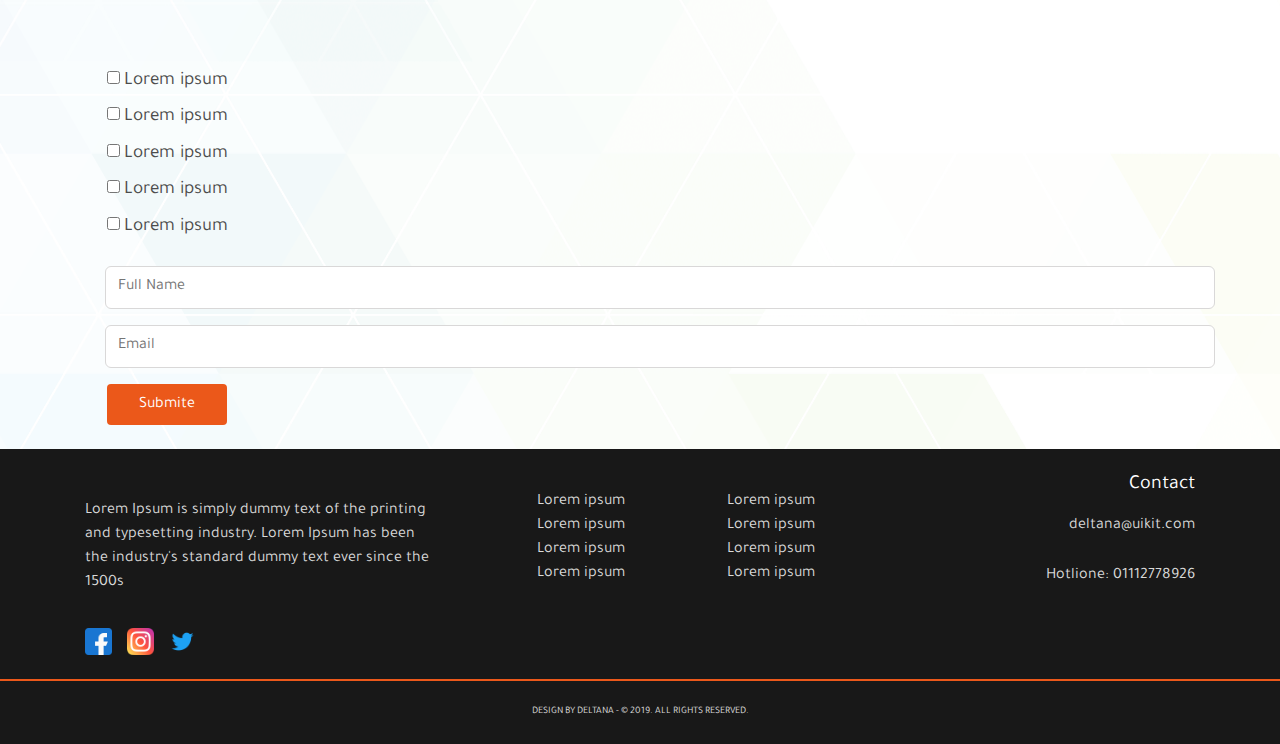
<file: home.html>
<html>
    <head>
        <meta charset="utf-8"/>
        <meta name="viewport"content="width=device-width,initial-scale=1,shrink-to-fit=no"/>

        <title>
       Deltana
        </title>
        <link rel="stylesheet"href='fontawesome/css/all.min.css'>
        <link rel="stylesheet" href="css/bootstrap.css">
        <link href="https://unpkg.com/aos@2.3.1/dist/aos.css" rel="stylesheet">
        <script src="https://unpkg.com/aos@2.3.1/dist/aos.js"></script>
        <link href="css/style.css" rel="stylesheet">
       
    </head>
    <body >
       
        <!-- start navbar sec -->
        <div class="nav-bar-sec ">
            <nav class="navbar navbar-expand-lg navbar-light bg-light">
                <a class="navbar-brand" href="home.html"><img src="images/Mask Group 1.png" style="width: 50%;"></a>
                <button class="navbar-toggler" type="button" data-toggle="collapse" data-target="#navbarSupportedContent" aria-controls="navbarSupportedContent" aria-expanded="false" aria-label="Toggle navigation">
                  <span class="navbar-toggler-icon"></span>
                </button>
              
                <div class="collapse navbar-collapse" id="navbarSupportedContent">
                  <ul class="navbar-nav ">
                    <li class="nav-item active ">
                      <a class="nav-link cool-link" href="home.html">HOME <span class="sr-only">(current)</span></a>
                    </li>
                    <li class="nav-item dropdown">
                        <a class="nav-link dropdown-toggle " href="#" id="navbarDropdown" role="button" data-toggle="dropdown" aria-expanded="false">
                            Company
                        </a>
                        <div class="dropdown-menu" aria-labelledby="navbarDropdown">
                          <a class="dropdown-item " href="services.html">Services</a>
                          <a class="dropdown-item " href="about us.html">About Us</a>
                          <a class="dropdown-item " href="process.html">Process</a>
                      </li>
                    <li class="nav-item">
                      <a class="nav-link cool-link" href="kayan.html">KAYAN</a>
                    </li>
                    <li class="nav-item">
                        <a class="nav-link cool-link" href="infinity.html"> INFINTY</a>
                      </li>
                      <li class="nav-item">
                        <a class="nav-link cool-link" href="our projects.html"> OUR WORK</a>
                      </li>
                    <li class="nav-item">
                        <a class="nav-link cool-link" href="contact us .html">CONTACT</a>
                      </li>
                  </ul>
                </div>
              </nav>

        </div>
        <!-- end navbar sec -->
        <!-- start main sec -->
        <div class="main-containt">
            <div class="container">
                <h4 data-aos="fade-down">Deltana Careers</h4>
                <!-- start images sec -->
                <div class="images-sec-1 py-3">
                    <div class="container">
                        <div class="row">
                            <div class="col-xs-12 col-sm-12 col-md-4">
                             <div class="row first-col" data-aos="flip-left">
                                    <div class="col col-md-6">
                                        <p class="we-are-hiring">
                                            We are hiring<br>
                                            <span>
                                                Software Engineer
                                            </span><br>
                                            +2 Years of experience
                                        </p>

                                    </div>
                                    <div class="col col-md-6 text-center">
                                        <img src="images/Mask Group 2.png" class="image-first-col"/>

                                    </div>

                             </div>
                            </div>
                            <div class="col-xs-12 col-sm-12 col-md-4 text-center">
                                <img src="images/Mask Group 3.png" class="progress-bar-img"/>
                            </div>
                            <div class="col-xs-12 col-sm-12 col-md-4 ">

                                <p class="we-are-hiring1" >
                                    <span class="ui-ux-title">UI / UX DESIGNER</span><br>
                                    Location: Mansoura<br>
                                    Job Type: Full Time<br>
                                    UI / UX Designer with 1+ years of experience.<br>
                                    <span><a href="#" class="jop-details-link">JOB DETAILS</a> <a href="#" class="apply-link">Apply</a></span>
                                </p>
                            </div>

                        </div>
                        <div class="row">
                            <div class="col-xs-12 col-sm-12 col-md-4 ">

                                <p class="we-are-hiring1">
                                    <span class="ui-ux-title">UI / UX DESIGNER</span><br>
                                    Location: Mansoura<br>
                                    Job Type: Full Time<br>
                                    UI / UX Designer with 1+ years of experience.<br>
                                    <span><a href="#" class="jop-details-link">JOB DETAILS</a> <a href="#" class="apply-link">Apply</a></span>
                                </p>
                            </div>
                            
                            <div class="col-xs-12 col-sm-12 col-md-4 text-center">
                                <img src="images/Mask Group 3.png" class="progress-bar-img"/>
                            </div>
                            <div class="col-xs-12 col-sm-12 col-md-4">
                                <img src="images/pexels-thisisengineering-3861958.png" class="second-img1"data-aos="flip-left">
 
                             </div>
                            

                        </div>
                        <div class="row">
                            <div class="col-xs-12 col-sm-12 col-md-4">
                                <img src="images/pexels-christina-morillo-118.png" class="second-img1" data-aos="flip-left">
 
                             </div>
                            
                            <div class="col-xs-12 col-sm-12 col-md-4 text-center">
                                <img src="images/Mask Group 3.png" class="progress-bar-img"/>
                            </div>                           
                             <div class="col-xs-12 col-sm-12 col-md-4 ">
                                <p class="we-are-hiring1">
                                    <span class="ui-ux-title">UI / UX DESIGNER</span><br>
                                    Location: Mansoura<br>
                                    Job Type: Full Time<br>
                                    UI / UX Designer with 1+ years of experience.<br>
                                    <span><a href="#" class="jop-details-link">JOB DETAILS</a> <a href="#" class="apply-link">Apply</a></span>
                                </p>
                            </div>
                            

                        </div>

                    </div>

                </div>
                <!-- end images sec -->
                <!-- start Join Us sec -->
                <div class="join-us-sec py-3">
                    <h5 data-aos="zoom-in">Join Us</h5>
                    <h2 data-aos="zoom-in" >Apply for a job</h2>
                    <p data-aos="zoom-in">please fill the following form</p>

                </div>
                <!-- end Join Us sec -->
                <!-- start checkbox-sec -->
                <div class="check-box-sec">
                    <ul>
                        <li>
                            <form>
                                <input type="checkbox" >
                                <label > Lorem ipsum</label><br>
                            </form>
                        </li>
                        <li>
                            <form>
                                <input type="checkbox" >
                                <label > Lorem ipsum</label><br>
                            </form>
                        </li>
                        <li>
                            <form>
                                <input type="checkbox" >
                                <label > Lorem ipsum</label><br>
                            </form>
                        </li>
                        <li>
                            <form>
                                <input type="checkbox" >
                                <label > Lorem ipsum</label><br>
                            </form>
                        </li>
                        <li>
                            <form>
                                <input type="checkbox" >
                                <label > Lorem ipsum</label><br>
                            </form>
                        </li>
                    </ul>
                    <div class="row mt-3 " >
                        <div class="col-xs-12 col-sm-12 col-md-12">
                            <form>
                                <input type="text" placeholder="Full Name" class="input-name"/>
                            </form>

                        </div>

                    </div>
                    <div class="row mt-3 " >
                        <div class="col-xs-12 col-sm-12 col-md-12">
                            <form>
                                <input type="email" placeholder="Email" class="input-name"/>
                            </form>

                        </div>

                    </div>
                    <div class="row mt-3 mb-4 " >
                        <div class="col-xs-12 col-sm-12 col-md-12">
                           <button>Submite</button>

                        </div>

                    </div>

                </div>
                <!-- end checkbox-sec -->
                

            </div>

        </div>
        <!-- end main sec -->
        <!-- start footer -->
        <div class="footer py-4 ">
            <div class="container">
                <div class="row">
                    <div class="col-xs-12 col-sm-12 col-md-4">
                        <p>Lorem Ipsum is simply dummy text of the printing and typesetting industry. Lorem Ipsum has been the industry's standard dummy text ever since the 1500s</p>
                         <a href="#" class="social-link"><img src="images/facebook.png"></a><a href="#"class="social-link"><img src="images/instagram (1).png"></a><a href="#"class="social-link"><img src="images/twitter (1).png"></a>
                    </div>
                    <div class="col-xs-12 col-sm-12 col-md-4 text-center">
                        <div class="row">
                            <div class="col">
                                <ul class="ul-links">
                                    <li><a href="#">Lorem ipsum</a></li>
                                    <li><a href="#">Lorem ipsum</a></li>
                                    <li><a href="#">Lorem ipsum</a></li>
                                    <li><a href="#">Lorem ipsum</a></li>
                                </ul>

                            </div>
                            <div class="col">
                                <ul class="ul-links">
                                    <li><a href="#">Lorem ipsum</a></li>
                                    <li><a href="#">Lorem ipsum</a></li>
                                    <li><a href="#">Lorem ipsum</a></li>
                                    <li><a href="#">Lorem ipsum</a></li>
                                </ul>

                            </div>

                        </div>

                    </div>
                    <div class="col-xs-12 col-sm-12 col-md-4">
                        <h5>Contact</h5>
                        <ul class="ul-contact">
                            <li><a href="#">deltana@uikit.com  </a></li>
                            <li> <p class="hotline-para">Hotlione: 01112778926 </p></li>
                        </ul>

                    </div>

                </div>
                

            </div>

        </div>
        <!-- end footer -->
        <!-- start line sec -->
        <div class="line-1">

        </div>
        <!-- end line sec -->
        <!-- start copy right -->
        <div class="copy-right py-4">
            <div class="container">
                <p>DESIGN BY DELTANA - © 2019. ALL RIGHTS RESERVED.</p>

            </div>

        </div>
        <!-- end copy right -->

        <script>
            AOS.init();
          </script>

        
        <script src="js/popper.min.js"></script>
        <script src="js/jquery-3.6.0.min.js"></script>
        <script src="js/bootstrap.js"></script>
    </body>
    </html>
</file>
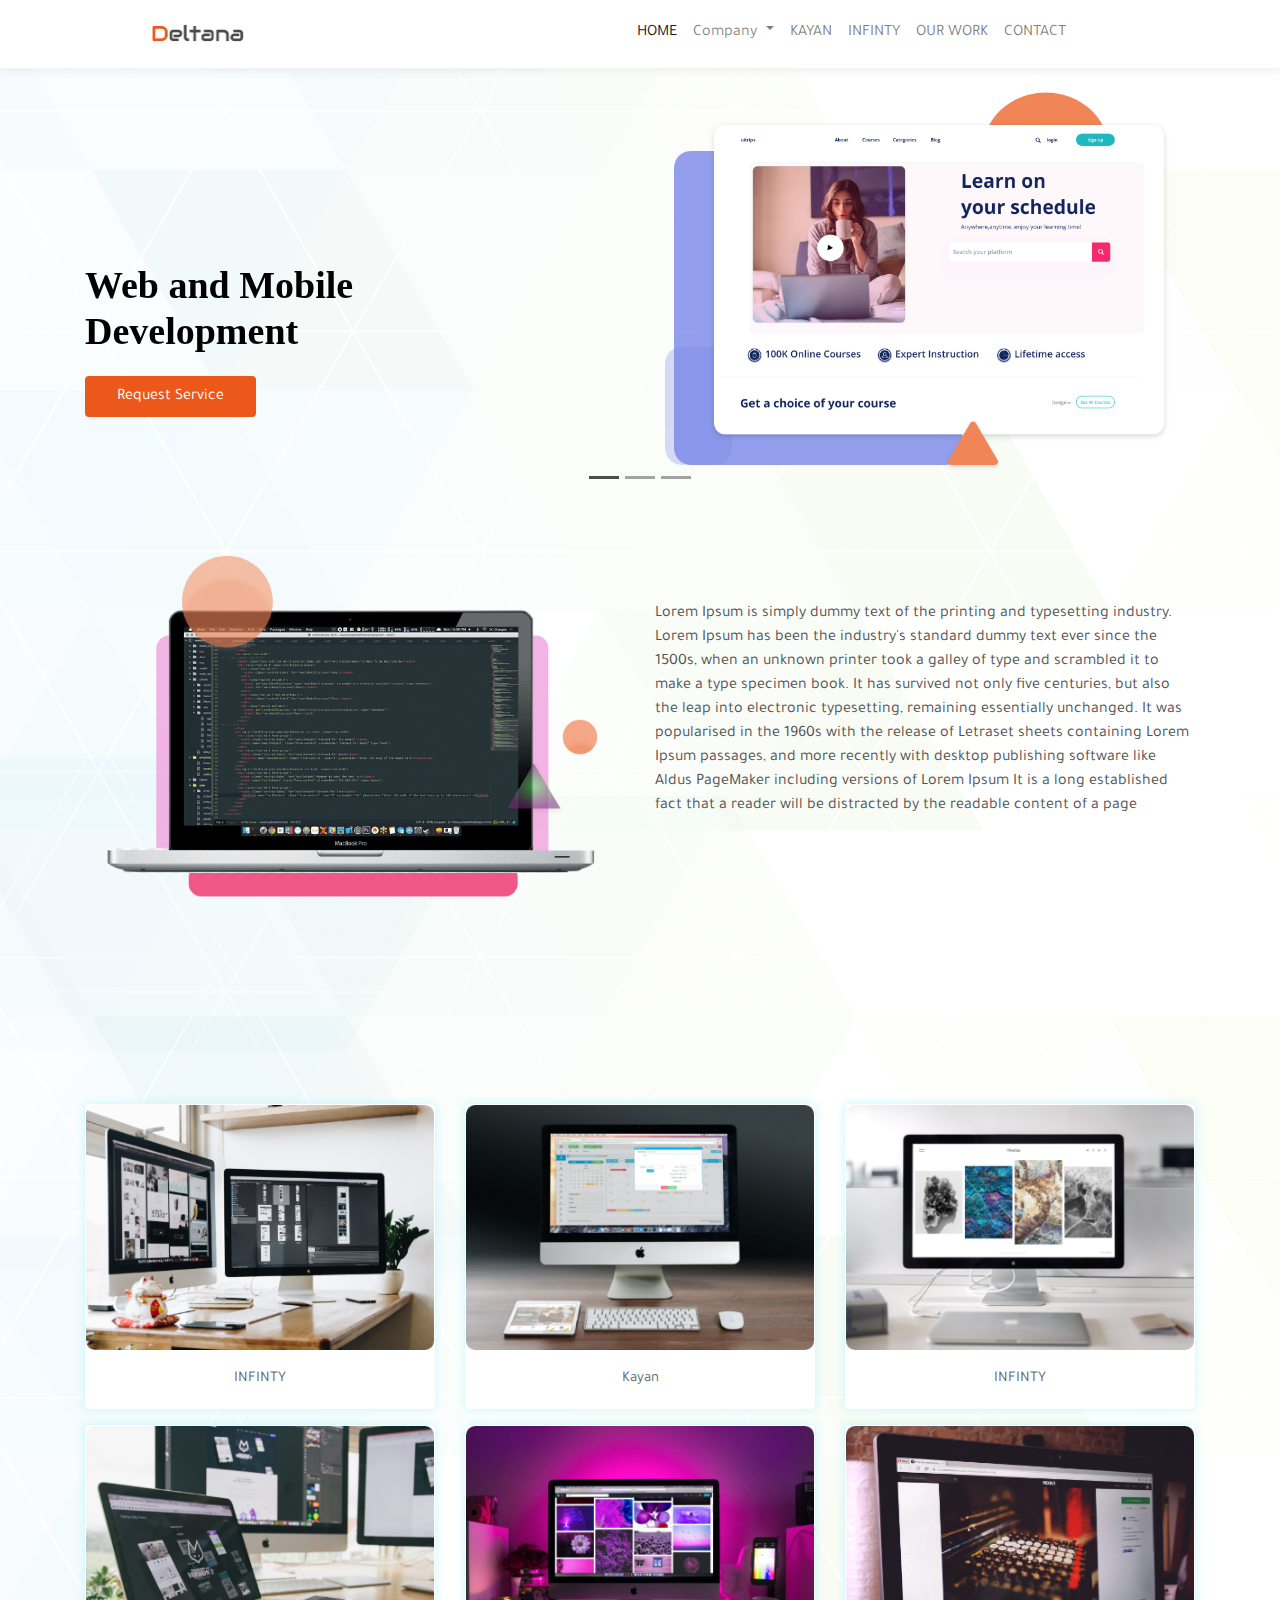
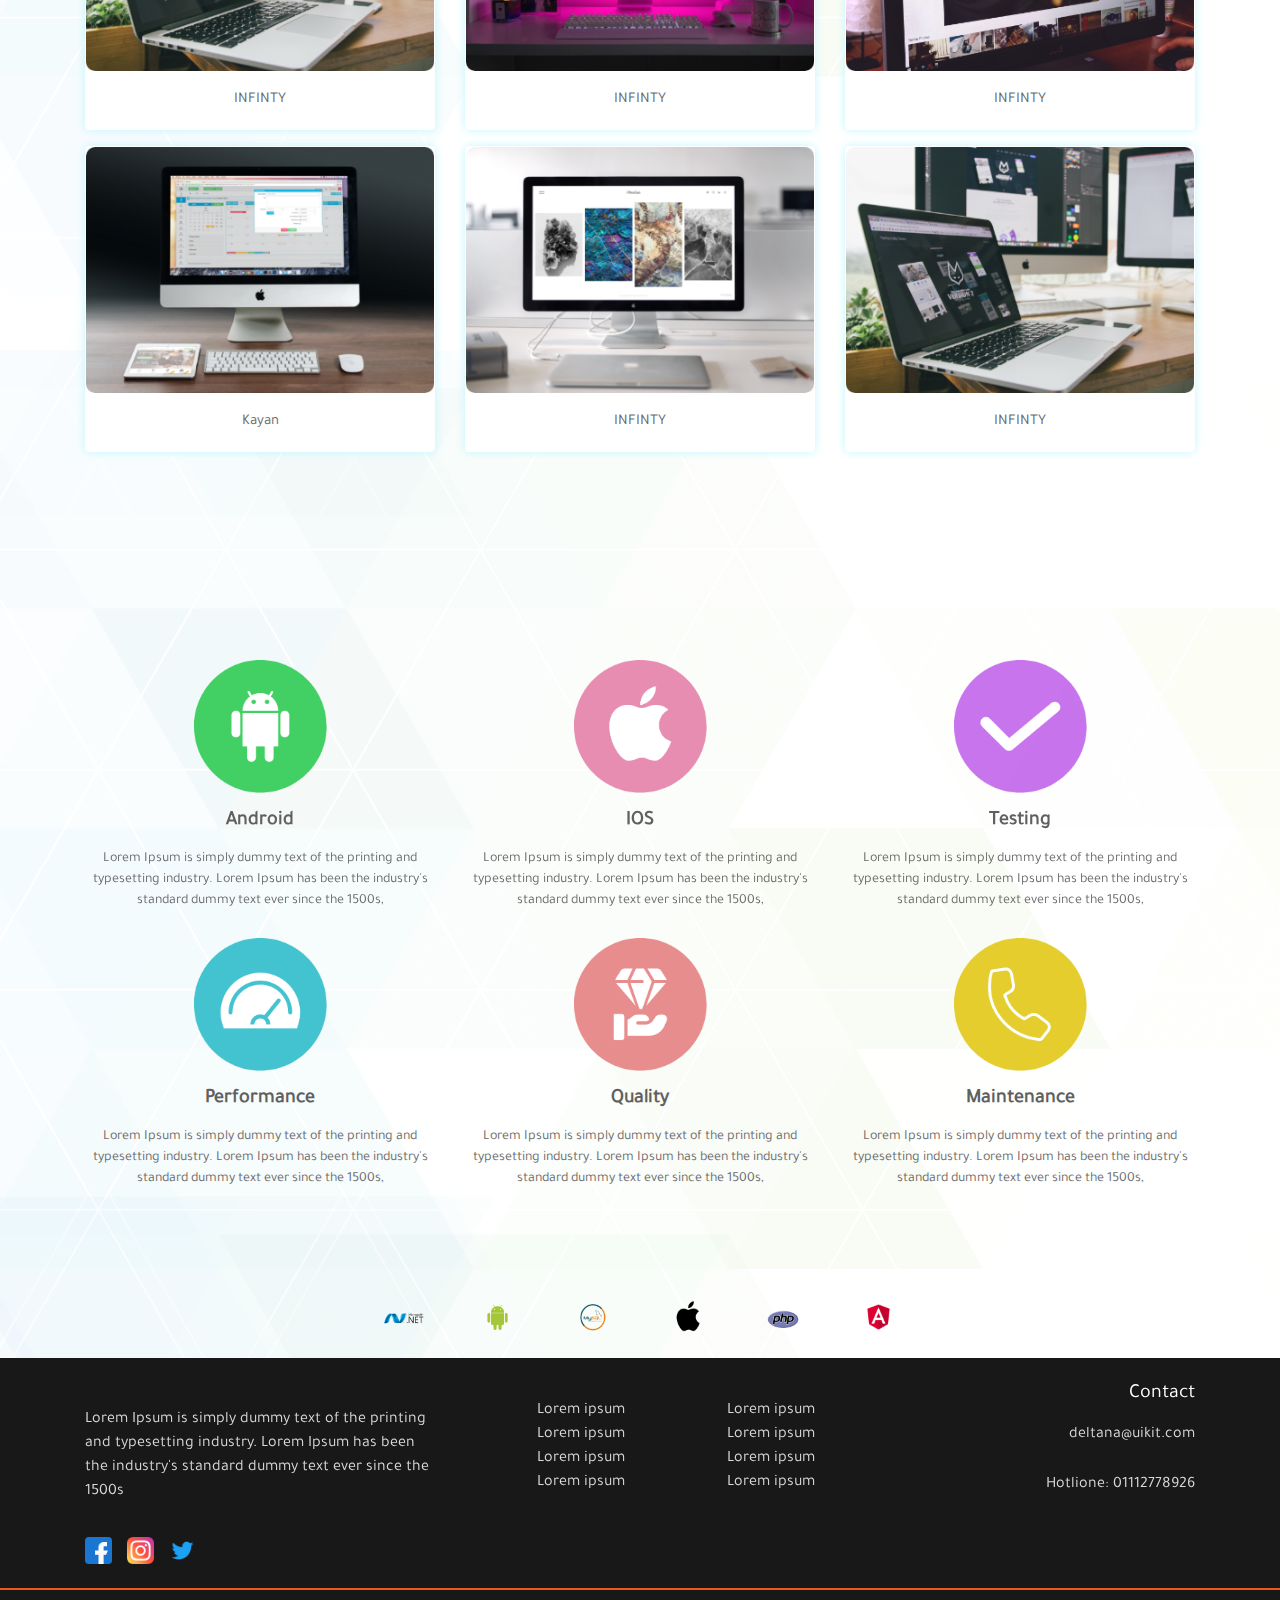
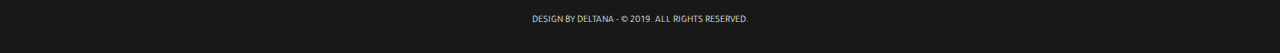
<file: our projects.html>
<html>
    <head>
        <meta charset="utf-8"/>
        <meta name="viewport"content="width=device-width,initial-scale=1,shrink-to-fit=no"/>

        <title>
       Deltana
        </title>
        <link rel="stylesheet"href='fontawesome/css/all.min.css'>
        <link rel="stylesheet" href="css/bootstrap.css">
        <link href="https://unpkg.com/aos@2.3.1/dist/aos.css" rel="stylesheet">
        <script src="https://unpkg.com/aos@2.3.1/dist/aos.js"></script>
        <link href="css/style.css" rel="stylesheet">
       
    </head>
    <body >
       
        <!-- start navbar sec -->
        <div class="nav-bar-sec ">
            <nav class="navbar navbar-expand-lg navbar-light bg-light">
                <a class="navbar-brand" href="index.html"><img src="images/Mask Group 1.png" style="width: 50%;"></a>
                <button class="navbar-toggler" type="button" data-toggle="collapse" data-target="#navbarSupportedContent" aria-controls="navbarSupportedContent" aria-expanded="false" aria-label="Toggle navigation">
                  <span class="navbar-toggler-icon"></span>
                </button>
              
                <div class="collapse navbar-collapse" id="navbarSupportedContent">
                  <ul class="navbar-nav ">
                    <li class="nav-item active ">
                      <a class="nav-link cool-link" href="index.html">HOME <span class="sr-only">(current)</span></a>
                    </li>
                    <li class="nav-item dropdown">
                        <a class="nav-link dropdown-toggle " href="#" id="navbarDropdown" role="button" data-toggle="dropdown" aria-expanded="false">
                            Company
                        </a>
                        <div class="dropdown-menu" aria-labelledby="navbarDropdown">
                          <a class="dropdown-item " href="services.html">Services</a>
                          <a class="dropdown-item " href="about us.html">About Us</a>
                          <a class="dropdown-item " href="process.html">Process</a>
                      </li>
                    <li class="nav-item">
                      <a class="nav-link cool-link" href="kayan.html">KAYAN</a>
                    </li>
                    <li class="nav-item">
                        <a class="nav-link cool-link" href="infinity.html"> INFINTY</a>
                      </li>
                      <li class="nav-item">
                        <a class="nav-link cool-link" href="our projects.html"> OUR WORK</a>
                      </li>
                    <li class="nav-item">
                        <a class="nav-link cool-link" href="contact us .html">CONTACT</a>
                      </li>
                  </ul>
                </div>
              </nav>

        </div>
        <!-- end navbar sec -->
        <!-- start main sec -->
        <div class="main-containt">
            <div class="container">
                <!-- start slider sec  -->
                <div class="slider-sec-services">
                    <div id="carouselExampleCaptions" class="carousel slide" data-ride="carousel">
                        <ol class="carousel-indicators">
                          <li data-target="#carouselExampleCaptions" data-slide-to="0" class="active" style="background-color: #4e4b4b;"></li>
                          <li data-target="#carouselExampleCaptions" data-slide-to="1" style="background-color: #4e4b4b;"></li>
                          <li data-target="#carouselExampleCaptions" data-slide-to="2" style="background-color: #4e4b4b;"></li>
                        </ol>
                        <div class="carousel-inner">
                          <div class="carousel-item active">
                            <div class="row">
                                <div class="col-xs-12 col-sm-12 col-md-6">
                                    <h2>Web and Mobile 
                                        <br>
                                        Development</h2>
                                        <button>
                                            Request Service
                                        </button>

                                </div>
                                <div class="col-xs-12 col-sm-12 col-md-6">
                                    <img src="images/Mask Group 16.png" style="width: 100%;"/>

                                </div>

                            </div>
                            
                          </div>
                          <div class="carousel-item">
                            <div class="row">
                                <div class="col-xs-12 col-sm-12 col-md-6">
                                    <h2>Mobile App <br>
                                        Development</h2>
                                        <button>
                                            Request Service
                                        </button>

                                </div>
                                <div class="col-xs-12 col-sm-12 col-md-6">
                                    <img src="images/Mask Group 17.png" style="width: 100%;"/>

                                </div>

                            </div>
                          </div>
                          <div class="carousel-item">
                            <div class="row">
                                <div class="col-xs-12 col-sm-12 col-md-6">
                                    <h2>Web Design and<br>
                                        Development</h2>
                                        <button>
                                            Request Service
                                        </button>

                                </div>
                                <div class="col-xs-12 col-sm-12 col-md-6">
                                    <img src="images/Mask Group 18.png" style="width: 100%;"/>

                                </div>

                            </div>
                          </div>
                        </div>
                       
                      </div>

                </div>
                <!-- end slider sec  -->
                <!-- start services sec -->
                <div class="services-sec-1 py-4">
                <div class="row py-4">
                    <div class="col-xs-12 col-sm-12 col-md-6">
                        <img src="images/Mask Group 19.png" style="width: 100%;"data-aos="flip-right" data-aos-duration="3000">

                    </div>
                    <div class="col-xs-12 col-sm-12 col-md-6">
                        <p class="description-para">
                            Lorem Ipsum is simply dummy text of the printing and typesetting industry. Lorem Ipsum has been the industry's standard dummy text ever since the 1500s, when an unknown printer took a galley of type and scrambled it to make a type specimen book. It has survived not only five centuries, but also the leap into electronic typesetting, remaining essentially unchanged. It was popularised in the 1960s with the release of Letraset sheets containing Lorem Ipsum passages, and more recently with desktop publishing software like Aldus PageMaker including versions of Lorem Ipsum
                            It is a long established fact that a reader will be distracted by the readable content of a page
                        </p>

                    </div>

                </div>

                </div>
                <!-- end services sec -->
                <!-- start top project sec -->
                <div class="top-projects-sec py-4 ">
                    <h6 class="top-projects-title" data-aos="fade-down" data-aos-duration="3000">Our Projects</h6>
                    <div class="row">
                        <div class="col-xs-12 col-sm-12 col-md-4 mt-3">
                            <div class="card" style="width: 100%;">
                                <img src="images/pro1.png" class="card-img-top">
                                <div class="card-body">
                                    <h6><a href="#">INFINTY</a></h6>

                                </div>


                            </div>

                        </div>
                        <div class="col-xs-12 col-sm-12 col-md-4 mt-3">
                            <div class="card" style="width: 100%;">
                                <img src="images/pro2.png" class="card-img-top">
                                <div class="card-body">
                                    <h6><a href="#">Kayan</a></h6>

                                </div>


                            </div>

                        </div>
                        <div class="col-xs-12 col-sm-12 col-md-4 mt-3">
                            <div class="card" style="width: 100%;">
                                <img src="images/pro3.png" class="card-img-top">
                                <div class="card-body">
                                    <h6><a href="#">INFINTY</a></h6>

                                </div>


                            </div>

                        </div>
                        <div class="col-xs-12 col-sm-12 col-md-4 mt-3">
                            <div class="card" style="width: 100%;">
                                <img src="images/1.png" class="card-img-top">
                                <div class="card-body">
                                    <h6><a href="#">INFINTY</a></h6>

                                </div>


                            </div>

                        </div>
                        <div class="col-xs-12 col-sm-12 col-md-4 mt-3">
                            <div class="card" style="width: 100%;">
                                <img src="images/2.png" class="card-img-top">
                                <div class="card-body">
                                    <h6><a href="#">INFINTY</a></h6>

                                </div>


                            </div>

                        </div>
                        <div class="col-xs-12 col-sm-12 col-md-4 mt-3">
                            <div class="card" style="width: 100%;">
                                <img src="images/3.png" class="card-img-top">
                                <div class="card-body">
                                    <h6><a href="#">INFINTY</a></h6>

                                </div>


                            </div>

                        </div>
                        <div class="col-xs-12 col-sm-12 col-md-4 mt-3">
                            <div class="card" style="width: 100%;">
                                <img src="images/pro2.png" class="card-img-top">
                                <div class="card-body">
                                    <h6><a href="#">Kayan</a></h6>

                                </div>


                            </div>

                        </div>
                        <div class="col-xs-12 col-sm-12 col-md-4 mt-3">
                            <div class="card" style="width: 100%;">
                                <img src="images/pro3.png" class="card-img-top">
                                <div class="card-body">
                                    <h6><a href="#">INFINTY</a></h6>

                                </div>


                            </div>

                        </div>
                        <div class="col-xs-12 col-sm-12 col-md-4 mt-3">
                            <div class="card" style="width: 100%;">
                                <img src="images/1.png" class="card-img-top">
                                <div class="card-body">
                                    <h6><a href="#">INFINTY</a></h6>

                                </div>


                            </div>

                        </div>

                    </div>

                </div>
                <!-- end top project sec -->
                <!-- start circle sec -->
                <div class="circle-sec py-4 text-center">
                    <h6 data-aos="fade-up" data-aos-duration="3000">Why Deltana?</h6>
                    <div class="row">
                        <div class="col-xs-12 col-sm-12 col-md-4 mt-3">
                            <img src="images/Group 3444.png"/>
                            <h6>Android</h6>
                            <p>Lorem Ipsum is simply dummy text of the printing and typesetting industry. Lorem Ipsum has been the industry's standard dummy text ever since the 1500s,</p>

                        </div>
                        <div class="col-xs-12 col-sm-12 col-md-4 mt-3">
                            <img src="images/Group 3433.png"/>
                            <h6>IOS</h6>
                            <p>Lorem Ipsum is simply dummy text of the printing and typesetting industry. Lorem Ipsum has been the industry's standard dummy text ever since the 1500s,</p>

                        </div>
                        <div class="col-xs-12 col-sm-12 col-md-4 mt-3">
                            <img src="images/right.png"/>
                            <h6>Testing</h6>
                            <p>Lorem Ipsum is simply dummy text of the printing and typesetting industry. Lorem Ipsum has been the industry's standard dummy text ever since the 1500s,</p>

                        </div>
                        <div class="col-xs-12 col-sm-12 col-md-4 mt-3">
                            <img src="images/Group 331.png"/>
                            <h6>Performance</h6>
                            <p>Lorem Ipsum is simply dummy text of the printing and typesetting industry. Lorem Ipsum has been the industry's standard dummy text ever since the 1500s,</p>

                        </div>
                        <div class="col-xs-12 col-sm-12 col-md-4 mt-3">
                            <img src="images/Group 333.png"/>
                            <h6>Quality</h6>
                            <p>Lorem Ipsum is simply dummy text of the printing and typesetting industry. Lorem Ipsum has been the industry's standard dummy text ever since the 1500s,</p>

                        </div>
                        <div class="col-xs-12 col-sm-12 col-md-4 mt-3">
                            <img src="images/2024660_call_contact us_contacts_phone_support_icon.png"/>
                            <h6>Maintenance</h6>
                            <p>Lorem Ipsum is simply dummy text of the printing and typesetting industry. Lorem Ipsum has been the industry's standard dummy text ever since the 1500s,</p>

                        </div>

                    </div>

                </div>
                <!-- end circle sec -->
                <!-- start Technologies We Provide -->
                <div class="Technologies-We-Provide py-4 text-center">
                    <h5 class="techno-title"data-aos="zoom-in-up" data-aos-duration="3000">Technologies We Provide</h5>
                    <div class="row ">
                        <div class="col-xs-12 col-sm-12 col-md-3">

                        </div>
                        <div class="col-xs-12 col-sm-12 col-md-6">
                            <div class="row">
                                <div class="col">
                                    <img src="images/Mask Group 10.png" style="width: 75%;"/>
        
                                </div>
                                <div class="col">
                                    <img src="images/Mask Group 11.png"style="width: 55%;"/>
        
                                </div>
                                <div class="col">
                                    <img src="images/Mask Group 12.png"style="width: 55%;"/>
        
                                </div>
                                <div class="col">
                                    <img src="images/Mask Group 13.png"style="width: 55%;"/>
        
                                </div>
                                <div class="col">
                                    <img src="images/Mask Group 14.png"style="width: 55%;"/>
        
                                </div>
                                <div class="col">
                                    <img src="images/Mask Group 15.png"style="width: 55%;"/>
        
                                </div>

                            </div>

                        </div>
                        <div class="col-xs-12 col-sm-12 col-md-3">

                        </div>
                      

                    </div>

                </div>
                <!-- end Technologies We Provide -->
            </div>
        </div>
        
         <!-- start footer -->
         <div class="footer py-4 ">
            <div class="container">
                <div class="row">
                    <div class="col-xs-12 col-sm-12 col-md-4">
                        <p>Lorem Ipsum is simply dummy text of the printing and typesetting industry. Lorem Ipsum has been the industry's standard dummy text ever since the 1500s</p>
                         <a href="#" class="social-link"><img src="images/facebook.png"></a><a href="#"class="social-link"><img src="images/instagram (1).png"></a><a href="#"class="social-link"><img src="images/twitter (1).png"></a>
                    </div>
                    <div class="col-xs-12 col-sm-12 col-md-4 text-center">
                        <div class="row">
                            <div class="col">
                                <ul class="ul-links">
                                    <li><a href="#">Lorem ipsum</a></li>
                                    <li><a href="#">Lorem ipsum</a></li>
                                    <li><a href="#">Lorem ipsum</a></li>
                                    <li><a href="#">Lorem ipsum</a></li>
                                </ul>

                            </div>
                            <div class="col">
                                <ul class="ul-links">
                                    <li><a href="#">Lorem ipsum</a></li>
                                    <li><a href="#">Lorem ipsum</a></li>
                                    <li><a href="#">Lorem ipsum</a></li>
                                    <li><a href="#">Lorem ipsum</a></li>
                                </ul>

                            </div>

                        </div>

                    </div>
                    <div class="col-xs-12 col-sm-12 col-md-4">
                        <h5>Contact</h5>
                        <ul class="ul-contact">
                            <li><a href="#">deltana@uikit.com  </a></li>
                            <li> <p class="hotline-para">Hotlione: 01112778926 </p></li>
                        </ul>

                    </div>

                </div>
                

            </div>

        </div>
        <!-- end footer -->
        <!-- start line sec -->
        <div class="line-1">

        </div>
        <!-- end line sec -->
        <!-- start copy right -->
        <div class="copy-right py-4">
            <div class="container">
                <p>DESIGN BY DELTANA - © 2019. ALL RIGHTS RESERVED.</p>

            </div>

        </div>
        <!-- end copy right -->
        

        <script>
            AOS.init();
          </script>


        <script src="js/popper.min.js"></script>
        <script src="js/jquery-3.6.0.min.js"></script>
        <script src="js/bootstrap.js"></script>
    </body>
    </html>
</file>
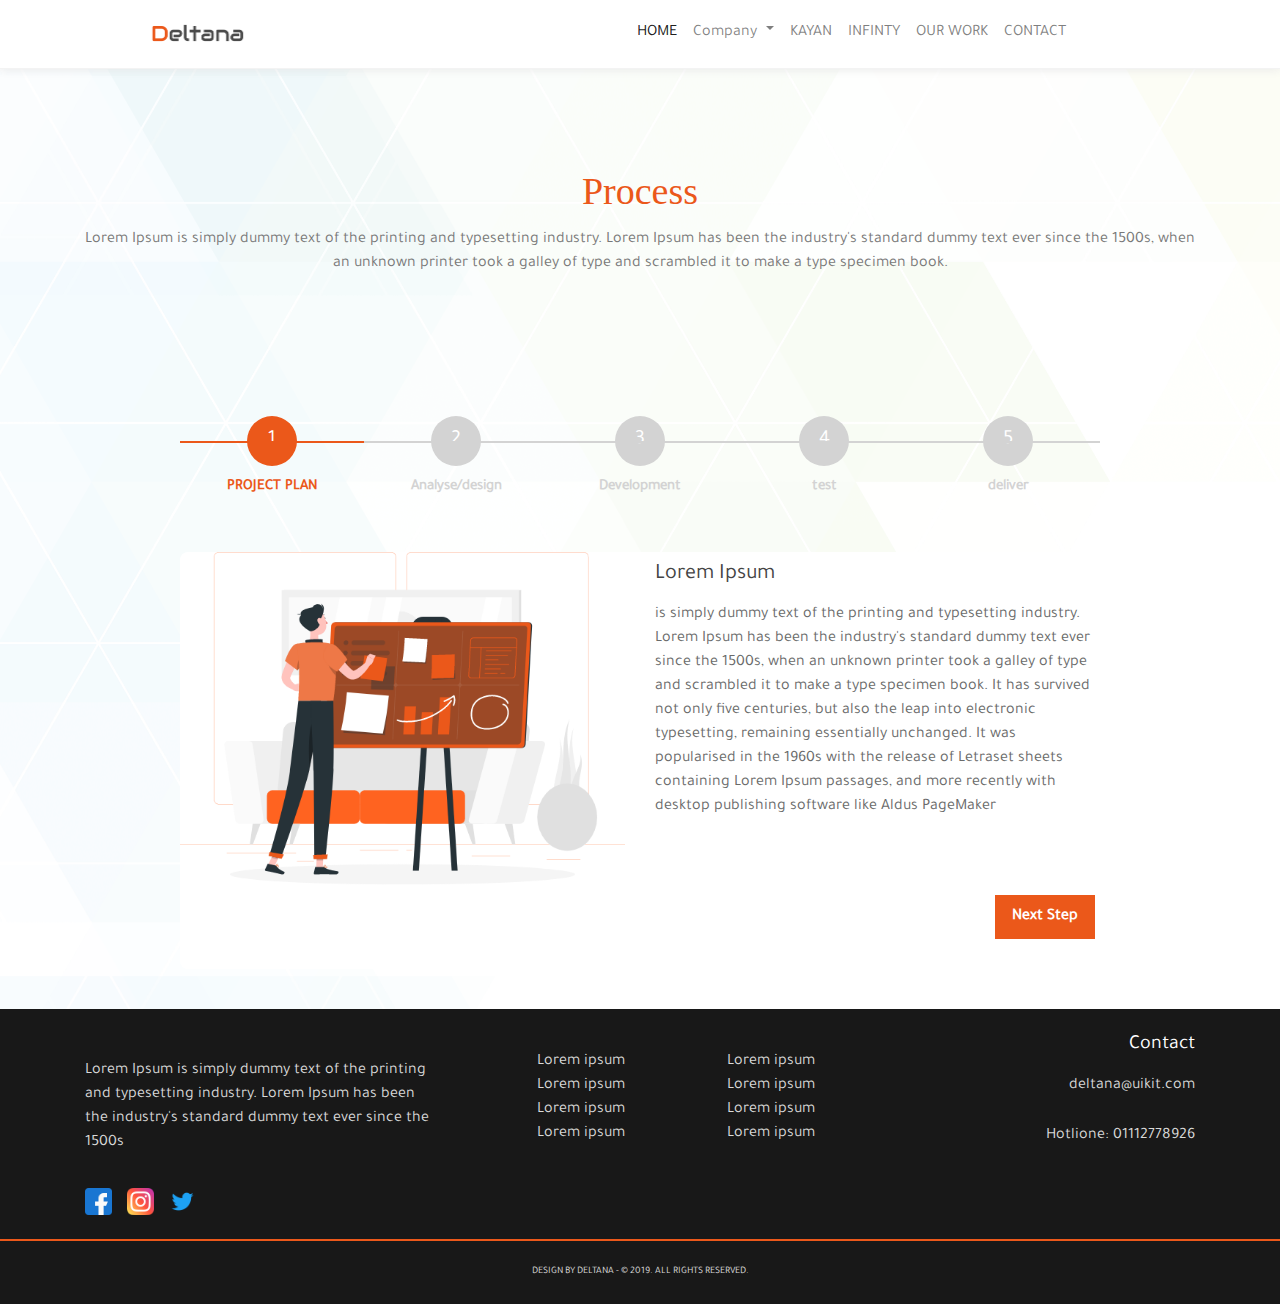
<file: process.html>
<html>
    <head>
        <meta charset="utf-8"/>
        <meta name="viewport"content="width=device-width,initial-scale=1,shrink-to-fit=no"/>

        <title>
       Deltana
        </title>
        <link rel="stylesheet"href='fontawesome/css/all.min.css'>
        <link rel="stylesheet" href="css/bootstrap.css">
        <script src='https://cdnjs.cloudflare.com/ajax/libs/jquery/3.2.1/jquery.min.js'></script>
        <link href="css/style.css" rel="stylesheet">
       
    </head>
    <body >
       
        <!-- start navbar sec -->
        <div class="nav-bar-sec ">
            <nav class="navbar navbar-expand-lg navbar-light bg-light">
                <a class="navbar-brand" href="index.html"><img src="images/Mask Group 1.png" style="width: 50%;"></a>
                <button class="navbar-toggler" type="button" data-toggle="collapse" data-target="#navbarSupportedContent" aria-controls="navbarSupportedContent" aria-expanded="false" aria-label="Toggle navigation">
                  <span class="navbar-toggler-icon"></span>
                </button>
              
                <div class="collapse navbar-collapse" id="navbarSupportedContent">
                  <ul class="navbar-nav ">
                    <li class="nav-item active ">
                      <a class="nav-link cool-link" href="index.html">HOME <span class="sr-only">(current)</span></a>
                    </li>
                    <li class="nav-item dropdown">
                        <a class="nav-link dropdown-toggle " href="#" id="navbarDropdown" role="button" data-toggle="dropdown" aria-expanded="false">
                            Company
                        </a>
                        <div class="dropdown-menu" aria-labelledby="navbarDropdown">
                          <a class="dropdown-item " href="services.html">Services</a>
                          <a class="dropdown-item " href="about us.html">About Us</a>
                          <a class="dropdown-item " href="process.html">Process</a>
                      </li>
                    <li class="nav-item">
                      <a class="nav-link cool-link" href="kayan.html">KAYAN</a>
                    </li>
                    <li class="nav-item">
                        <a class="nav-link cool-link" href="infinity.html"> INFINTY</a>
                      </li>
                      <li class="nav-item">
                        <a class="nav-link cool-link" href="our projects.html"> OUR WORK</a>
                      </li>
                    <li class="nav-item">
                        <a class="nav-link cool-link" href="contact us .html">CONTACT</a>
                      </li>
                  </ul>
                </div>
              </nav>

        </div>
        <!-- end navbar sec -->
        <!-- start main sec -->
        <div class="main-containt">
            <div class="container">
                <h6 class="process-title">Process</h6>
                <p class="process-des">
                    Lorem Ipsum is simply dummy text of the printing and typesetting industry. Lorem Ipsum has been the industry's standard dummy text ever since the 1500s, when an unknown printer took a galley of type and scrambled it to make a type specimen book.
                </p>
                <!-- start  stepprogress bar sec -->
                <div class="step-progress-bar-sec py-4">
                    <div class="row justify-content-center">
                        <div class=" col-sm-12 col-md-12 col-lg-12 col-xl-10 text-center ">
                            <div class=" pt-4 pb-0 mt-3 mb-3">
                                <form id="form">
                                    <ul id="progressbar">
                                        <li class="active" id="step1">
                                            <strong>PROJECT PLAN</strong>
                                        </li>
                                        <li id="step2"><strong>Analyse/design</strong></li>
                                        <li id="step3"><strong>Development</strong></li>
                                        <li id="step4"><strong>test</strong></li>
                                        <li id="step5"><strong>deliver</strong></li>
                                    </ul>
                                     <br>
                                    <fieldset>
                                        <div class="row">
                                            <div class="col-xs-12 col-sm-12 col-md-6">
                                                <img src="images/Organizing projects-rafiki.png" style="width: 100%;"/>

                                            </div>
                                            <div class="col-xs-12 col-sm-12 col-md-6">
                                                <h5>Lorem Ipsum</h5>
                                                <p>
                                                    is simply dummy text of the printing and typesetting industry. Lorem Ipsum has been the industry's standard dummy text ever since the 1500s, when an unknown printer took a galley of type and scrambled it to make a type specimen book. It has survived not only five centuries, but also the leap into electronic typesetting, remaining essentially unchanged. It was popularised in the 1960s with the release of Letraset sheets containing Lorem Ipsum passages, and more recently with desktop publishing software like Aldus PageMaker
                                                </p>

                                            </div>

                                        </div>
                                        <input type="button" name="next-step" 
                                            class="next-step" value="Next Step" />
                                    </fieldset>
                                    <fieldset>
                                        <div class="row">
                                            <div class="col-xs-12 col-sm-12 col-md-6">
                                                <img src="images/Design team-amico.png" style="width: 100%;"/>

                                            </div>
                                            <div class="col-xs-12 col-sm-12 col-md-6">
                                                <h5>Lorem Ipsum</h5>
                                                <p>
                                                    is simply dummy text of the printing and typesetting industry. Lorem Ipsum has been the industry's standard dummy text ever since the 1500s, when an unknown printer took a galley of type and scrambled it to make a type specimen book. It has survived not only five centuries, but also the leap into electronic typesetting, remaining essentially unchanged. It was popularised in the 1960s with the release of Letraset sheets containing Lorem Ipsum passages, and more recently with desktop publishing software like Aldus PageMaker
                                                </p>

                                            </div>

                                        </div>
                                        <input type="button" name="next-step" 
                                            class="next-step" value="Next Step" />
                                        <input type="button" name="previous-step" 
                                            class="previous-step" 
                                            value="Previous Step" />
                                    </fieldset>
                                    <fieldset>
                                        <div class="row">
                                            <div class="col-xs-12 col-sm-12 col-md-6">
                                                <img src="images/Development focus-amico (1).png" style="width: 100%;"/>

                                            </div>
                                            <div class="col-xs-12 col-sm-12 col-md-6">
                                                <h5>Lorem Ipsum</h5>
                                                <p>
                                                    is simply dummy text of the printing and typesetting industry. Lorem Ipsum has been the industry's standard dummy text ever since the 1500s, when an unknown printer took a galley of type and scrambled it to make a type specimen book. It has survived not only five centuries, but also the leap into electronic typesetting, remaining essentially unchanged. It was popularised in the 1960s with the release of Letraset sheets containing Lorem Ipsum passages, and more recently with desktop publishing software like Aldus PageMaker
                                                </p>

                                            </div>

                                        </div>
                                        <input type="button" name="next-step" 
                                            class="next-step" value="Next Step" />
                                        <input type="button" name="previous-step" 
                                            class="previous-step" 
                                            value="Previous Step" />
                                    </fieldset>
                                    <fieldset>
                                        <div class="row">
                                            <div class="col-xs-12 col-sm-12 col-md-6">
                                                <img src="images/Usability testing-pana.png" style="width: 100%;"/>

                                            </div>
                                            <div class="col-xs-12 col-sm-12 col-md-6">
                                                <h5>Lorem Ipsum</h5>
                                                <p>
                                                    is simply dummy text of the printing and typesetting industry. Lorem Ipsum has been the industry's standard dummy text ever since the 1500s, when an unknown printer took a galley of type and scrambled it to make a type specimen book. It has survived not only five centuries, but also the leap into electronic typesetting, remaining essentially unchanged. It was popularised in the 1960s with the release of Letraset sheets containing Lorem Ipsum passages, and more recently with desktop publishing software like Aldus PageMaker
                                                </p>

                                            </div>

                                        </div>
                                        <input type="button" name="next-step" 
                                            class="next-step" value="Final Step" />
                                        <input type="button" name="previous-step" 
                                            class="previous-step" 
                                            value="Previous Step" />
                                    </fieldset>
                                    <fieldset>
                                        <div class="finish">
                                            <h2 class="text text-center">
                                                <div class="row">
                                                    <div class="col-xs-12 col-sm-12 col-md-6">
                                                        <img src="images/Young and happy-bro.png" style="width: 100%;"/>
        
                                                    </div>
                                                    <div class="col-xs-12 col-sm-12 col-md-6">
                                                        <h5>Lorem Ipsum</h5>
                                                        <p>
                                                            is simply dummy text of the printing and typesetting industry. Lorem Ipsum has been the industry's standard dummy text ever since the 1500s, when an unknown printer took a galley of type and scrambled it to make a type specimen book. It has survived not only five centuries, but also the leap into electronic typesetting, remaining essentially unchanged. It was popularised in the 1960s with the release of Letraset sheets containing Lorem Ipsum passages, and more recently with desktop publishing software like Aldus PageMaker
                                                        </p>
        
                                                    </div>
        
                                                </div>
                                            </h2>
                                        </div>
                                        <input type="button" name="next-step" 
                                            class="next-step" value="Contact Us" />
                                        <input type="button" name="previous-step" 
                                            class="previous-step" 
                                            value="Previous Step" />
                                    </fieldset>
                                </form>
                            </div>
                        </div>
                    </div>
                    
                    

                </div>
                <!-- end  stepprogress bar sec -->
            </div>
        </div>
         <!-- end main sec -->
        <!-- start footer -->
        <div class="footer py-4 ">
            <div class="container">
                <div class="row">
                    <div class="col-xs-12 col-sm-12 col-md-4">
                        <p>Lorem Ipsum is simply dummy text of the printing and typesetting industry. Lorem Ipsum has been the industry's standard dummy text ever since the 1500s</p>
                         <a href="#" class="social-link"><img src="images/facebook.png"></a><a href="#"class="social-link"><img src="images/instagram (1).png"></a><a href="#"class="social-link"><img src="images/twitter (1).png"></a>
                    </div>
                    <div class="col-xs-12 col-sm-12 col-md-4 text-center">
                        <div class="row">
                            <div class="col">
                                <ul class="ul-links">
                                    <li><a href="#">Lorem ipsum</a></li>
                                    <li><a href="#">Lorem ipsum</a></li>
                                    <li><a href="#">Lorem ipsum</a></li>
                                    <li><a href="#">Lorem ipsum</a></li>
                                </ul>

                            </div>
                            <div class="col">
                                <ul class="ul-links">
                                    <li><a href="#">Lorem ipsum</a></li>
                                    <li><a href="#">Lorem ipsum</a></li>
                                    <li><a href="#">Lorem ipsum</a></li>
                                    <li><a href="#">Lorem ipsum</a></li>
                                </ul>

                            </div>

                        </div>

                    </div>
                    <div class="col-xs-12 col-sm-12 col-md-4">
                        <h5>Contact</h5>
                        <ul class="ul-contact">
                            <li><a href="#">deltana@uikit.com  </a></li>
                            <li> <p class="hotline-para">Hotlione: 01112778926 </p></li>
                        </ul>

                    </div>

                </div>
                

            </div>

        </div>
        <!-- end footer -->
        <!-- start line sec -->
        <div class="line-1">

        </div>
        <!-- end line sec -->
        <!-- start copy right -->
        <div class="copy-right py-4">
            <div class="container">
                <p>DESIGN BY DELTANA - © 2019. ALL RIGHTS RESERVED.</p>

            </div>

        </div>
        <!-- end copy right -->
        <!--  -->
        <script>
            $(document).ready(function () {
    var currentGfgStep, nextGfgStep, previousGfgStep;
    var opacity;
    var current = 1;
    var steps = $("fieldset").length;
  
    setProgressBar(current);
  
    $(".next-step").click(function () {
  
        currentGfgStep = $(this).parent();
        nextGfgStep = $(this).parent().next();
  
        $("#progressbar li").eq($("fieldset")
            .index(nextGfgStep)).addClass("active");
  
        nextGfgStep.show();
        currentGfgStep.animate({ opacity: 0 }, {
            step: function (now) {
                opacity = 1 - now;
  
                currentGfgStep.css({
                    'display': 'none',
                    'position': 'relative'
                });
                nextGfgStep.css({ 'opacity': opacity });
            },
            duration: 500
        });
        setProgressBar(++current);
    });
  
    $(".previous-step").click(function () {
  
        currentGfgStep = $(this).parent();
        previousGfgStep = $(this).parent().prev();
  
        $("#progressbar li").eq($("fieldset")
            .index(currentGfgStep)).removeClass("active");
  
        previousGfgStep.show();
  
        currentGfgStep.animate({ opacity: 0 }, {
            step: function (now) {
                opacity = 1 - now;
  
                currentGfgStep.css({
                    'display': 'none',
                    'position': 'relative'
                });
                previousGfgStep.css({ 'opacity': opacity });
            },
            duration: 500
        });
        setProgressBar(--current);
    });
  
    function setProgressBar(currentStep) {
        var percent = parseFloat(100 / steps) * current;
        percent = percent.toFixed();
        $(".progress-bar")
            .css("width", percent + "%")
    }
  
    $(".submit").click(function () {
        return false;
    })
});
        </script>
        
        <!--  -->

   


        <script src="js/popper.min.js"></script>
        <script src="js/jquery-3.6.0.min.js"></script>
        <script src="js/bootstrap.js"></script>
    </body>
    </html>
</file>
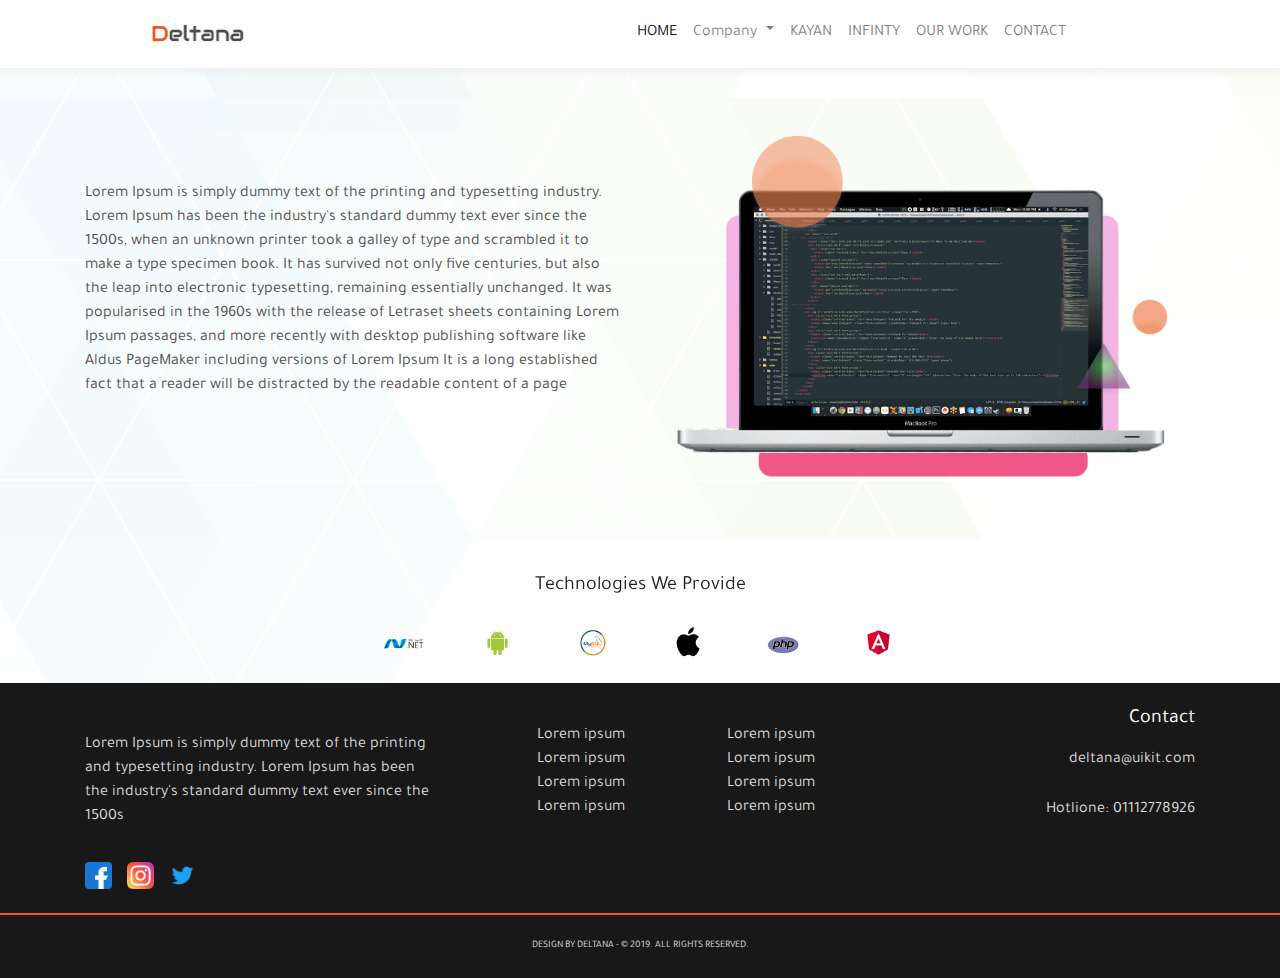
<file: project details.html>
<html>
    <head>
        <meta charset="utf-8"/>
        <meta name="viewport"content="width=device-width,initial-scale=1,shrink-to-fit=no"/>

        <title>
       Deltana
        </title>
        <link rel="stylesheet"href='fontawesome/css/all.min.css'>
        <link rel="stylesheet" href="css/bootstrap.css">
        <link href="https://unpkg.com/aos@2.3.1/dist/aos.css" rel="stylesheet">
        <script src="https://unpkg.com/aos@2.3.1/dist/aos.js"></script>
        <link href="css/style.css" rel="stylesheet">
       
    </head>
    <body >
       
        <!-- start navbar sec -->
        <div class="nav-bar-sec ">
            <nav class="navbar navbar-expand-lg navbar-light bg-light">
                <a class="navbar-brand" href="index.html"><img src="images/Mask Group 1.png" style="width: 50%;"></a>
                <button class="navbar-toggler" type="button" data-toggle="collapse" data-target="#navbarSupportedContent" aria-controls="navbarSupportedContent" aria-expanded="false" aria-label="Toggle navigation">
                  <span class="navbar-toggler-icon"></span>
                </button>
              
                <div class="collapse navbar-collapse" id="navbarSupportedContent">
                  <ul class="navbar-nav ">
                    <li class="nav-item active ">
                      <a class="nav-link cool-link" href="index.html">HOME <span class="sr-only">(current)</span></a>
                    </li>
                    <li class="nav-item dropdown">
                        <a class="nav-link dropdown-toggle " href="#" id="navbarDropdown" role="button" data-toggle="dropdown" aria-expanded="false">
                            Company
                        </a>
                        <div class="dropdown-menu" aria-labelledby="navbarDropdown">
                          <a class="dropdown-item " href="services.html">Services</a>
                          <a class="dropdown-item " href="about us.html">About Us</a>
                          <a class="dropdown-item " href="process.html">Process</a>
                      </li>
                    <li class="nav-item">
                      <a class="nav-link cool-link" href="kayan.html">KAYAN</a>
                    </li>
                    <li class="nav-item">
                        <a class="nav-link cool-link" href="infinity.html"> INFINTY</a>
                      </li>
                      <li class="nav-item">
                        <a class="nav-link cool-link" href="our projects.html"> OUR WORK</a>
                      </li>
                    <li class="nav-item">
                        <a class="nav-link cool-link" href="contact us .html">CONTACT</a>
                      </li>
                  </ul>
                </div>
              </nav>

        </div>
        <!-- end navbar sec -->
        <!-- start main sec -->
        <div class="main-containt">
            <div class="container">
                <!-- start services sec -->
                <div class="services-sec-1 py-4">
                    <div class="row py-4">
                        <div class="col-xs-12 col-sm-12 col-md-6  order-1 order-xl-2">
                            <img src="images/Mask Group 19.png" style="width: 100%;"data-aos="flip-right" data-aos-duration="3000">
    
                        </div>
                        <div class="col-xs-12 col-sm-12 col-md-6  order-2 order-xl-1">
                            <p class="description-para">
                                Lorem Ipsum is simply dummy text of the printing and typesetting industry. Lorem Ipsum has been the industry's standard dummy text ever since the 1500s, when an unknown printer took a galley of type and scrambled it to make a type specimen book. It has survived not only five centuries, but also the leap into electronic typesetting, remaining essentially unchanged. It was popularised in the 1960s with the release of Letraset sheets containing Lorem Ipsum passages, and more recently with desktop publishing software like Aldus PageMaker including versions of Lorem Ipsum
                                It is a long established fact that a reader will be distracted by the readable content of a page
                            </p>
    
                        </div>
    
                    </div>
    
                    </div>
                    <!-- end services sec -->
                    <!-- start Technologies We Provide -->
                <div class="Technologies-We-Provide py-4 text-center">
                    <h5 class="techno-title"data-aos="zoom-in-up" data-aos-duration="3000">Technologies We Provide</h5>
                    <div class="row ">
                        <div class="col-xs-12 col-sm-12 col-md-3">

                        </div>
                        <div class="col-xs-12 col-sm-12 col-md-6">
                            <div class="row">
                                <div class="col">
                                    <img src="images/Mask Group 10.png" style="width: 75%;"/>
        
                                </div>
                                <div class="col">
                                    <img src="images/Mask Group 11.png"style="width: 55%;"/>
        
                                </div>
                                <div class="col">
                                    <img src="images/Mask Group 12.png"style="width: 55%;"/>
        
                                </div>
                                <div class="col">
                                    <img src="images/Mask Group 13.png"style="width: 55%;"/>
        
                                </div>
                                <div class="col">
                                    <img src="images/Mask Group 14.png"style="width: 55%;"/>
        
                                </div>
                                <div class="col">
                                    <img src="images/Mask Group 15.png"style="width: 55%;"/>
        
                                </div>

                            </div>

                        </div>
                        <div class="col-xs-12 col-sm-12 col-md-3">

                        </div>
                      

                    </div>

                </div>
                <!-- end Technologies We Provide -->
            </div>
        </div>  
        <!-- end main sec -->  

         <!-- start footer -->
         <div class="footer py-4 ">
            <div class="container">
                <div class="row">
                    <div class="col-xs-12 col-sm-12 col-md-4">
                        <p>Lorem Ipsum is simply dummy text of the printing and typesetting industry. Lorem Ipsum has been the industry's standard dummy text ever since the 1500s</p>
                         <a href="#" class="social-link"><img src="images/facebook.png"></a><a href="#"class="social-link"><img src="images/instagram (1).png"></a><a href="#"class="social-link"><img src="images/twitter (1).png"></a>
                    </div>
                    <div class="col-xs-12 col-sm-12 col-md-4 text-center">
                        <div class="row">
                            <div class="col">
                                <ul class="ul-links">
                                    <li><a href="#">Lorem ipsum</a></li>
                                    <li><a href="#">Lorem ipsum</a></li>
                                    <li><a href="#">Lorem ipsum</a></li>
                                    <li><a href="#">Lorem ipsum</a></li>
                                </ul>

                            </div>
                            <div class="col">
                                <ul class="ul-links">
                                    <li><a href="#">Lorem ipsum</a></li>
                                    <li><a href="#">Lorem ipsum</a></li>
                                    <li><a href="#">Lorem ipsum</a></li>
                                    <li><a href="#">Lorem ipsum</a></li>
                                </ul>

                            </div>

                        </div>

                    </div>
                    <div class="col-xs-12 col-sm-12 col-md-4">
                        <h5>Contact</h5>
                        <ul class="ul-contact">
                            <li><a href="#">deltana@uikit.com  </a></li>
                            <li> <p class="hotline-para">Hotlione: 01112778926 </p></li>
                        </ul>

                    </div>

                </div>
                

            </div>

        </div>
        <!-- end footer -->
        <!-- start line sec -->
        <div class="line-1">

        </div>
        <!-- end line sec -->
        <!-- start copy right -->
        <div class="copy-right py-4">
            <div class="container">
                <p>DESIGN BY DELTANA - © 2019. ALL RIGHTS RESERVED.</p>

            </div>

        </div>
        <!-- end copy right -->

   
        <script>
            AOS.init();
          </script>

        <script src="js/popper.min.js"></script>
        <script src="js/jquery-3.6.0.min.js"></script>
        <script src="js/bootstrap.js"></script>
    </body>
    </html>
</file>
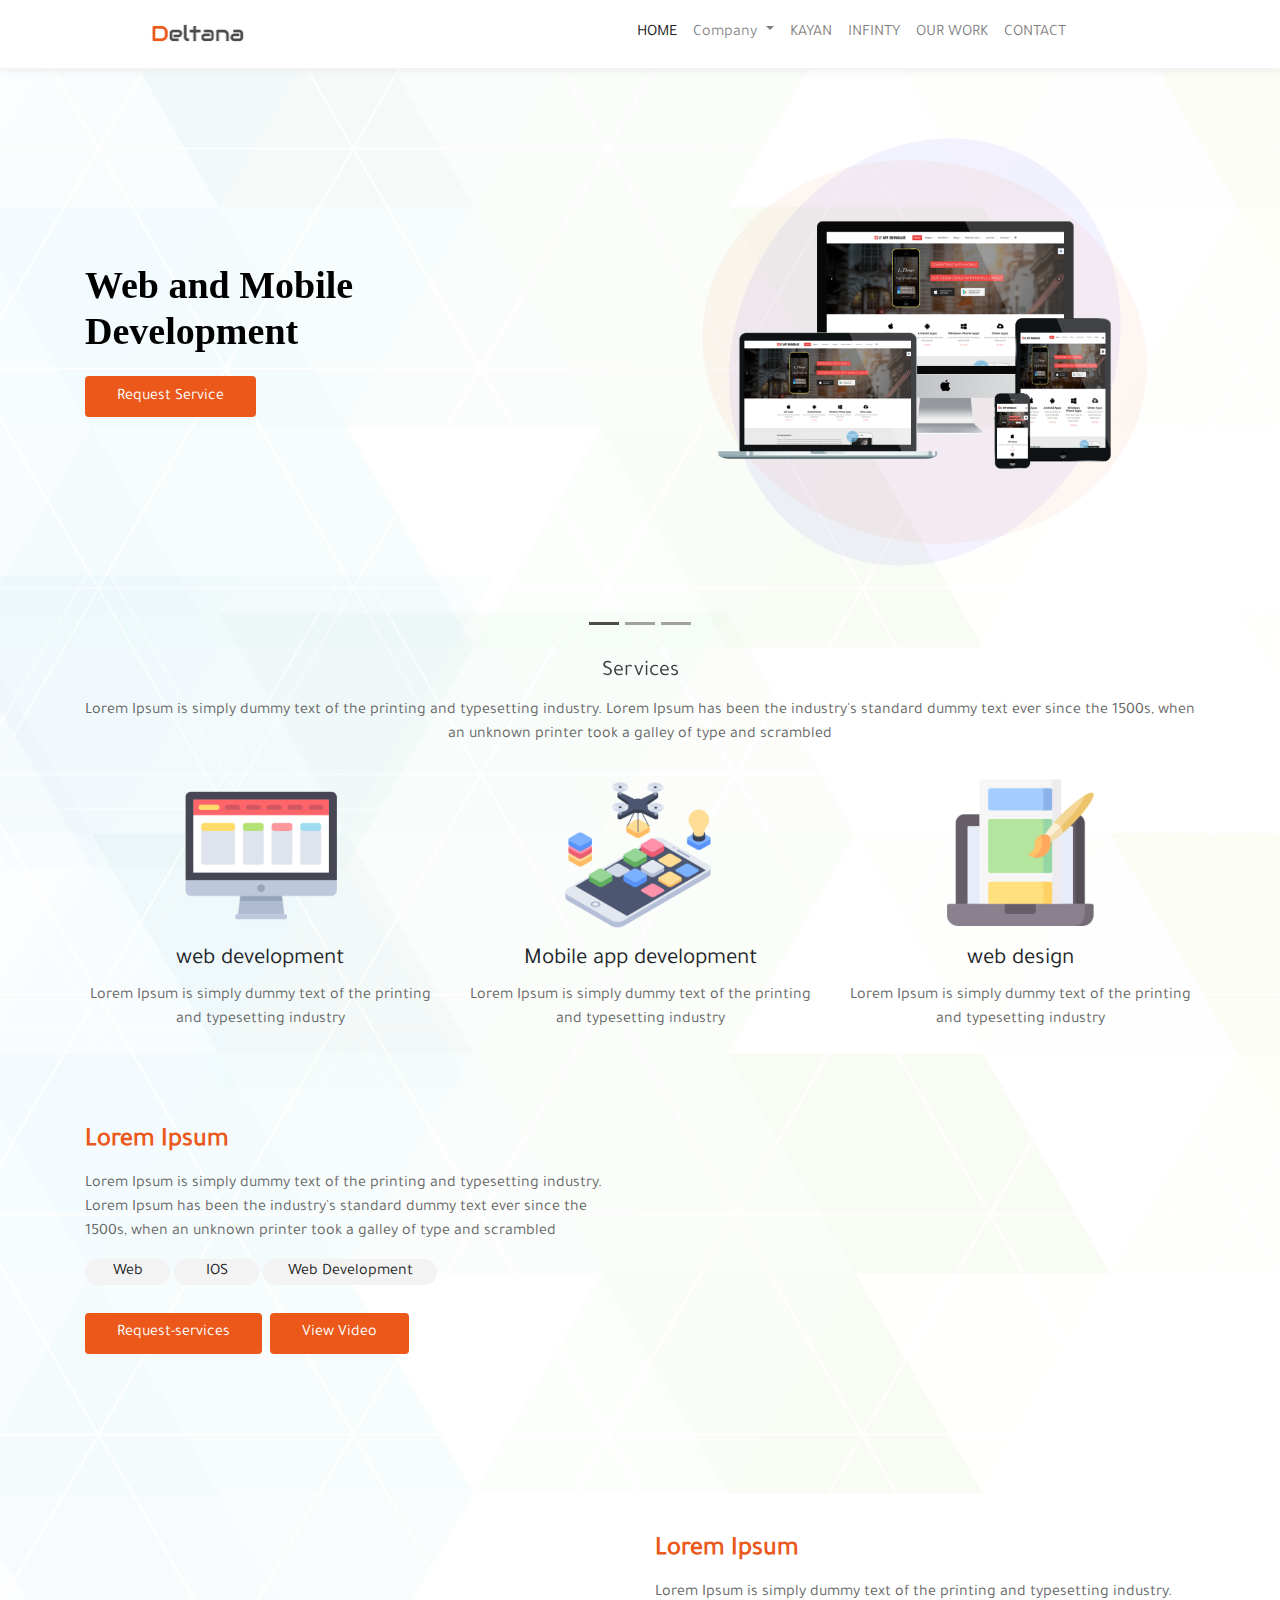
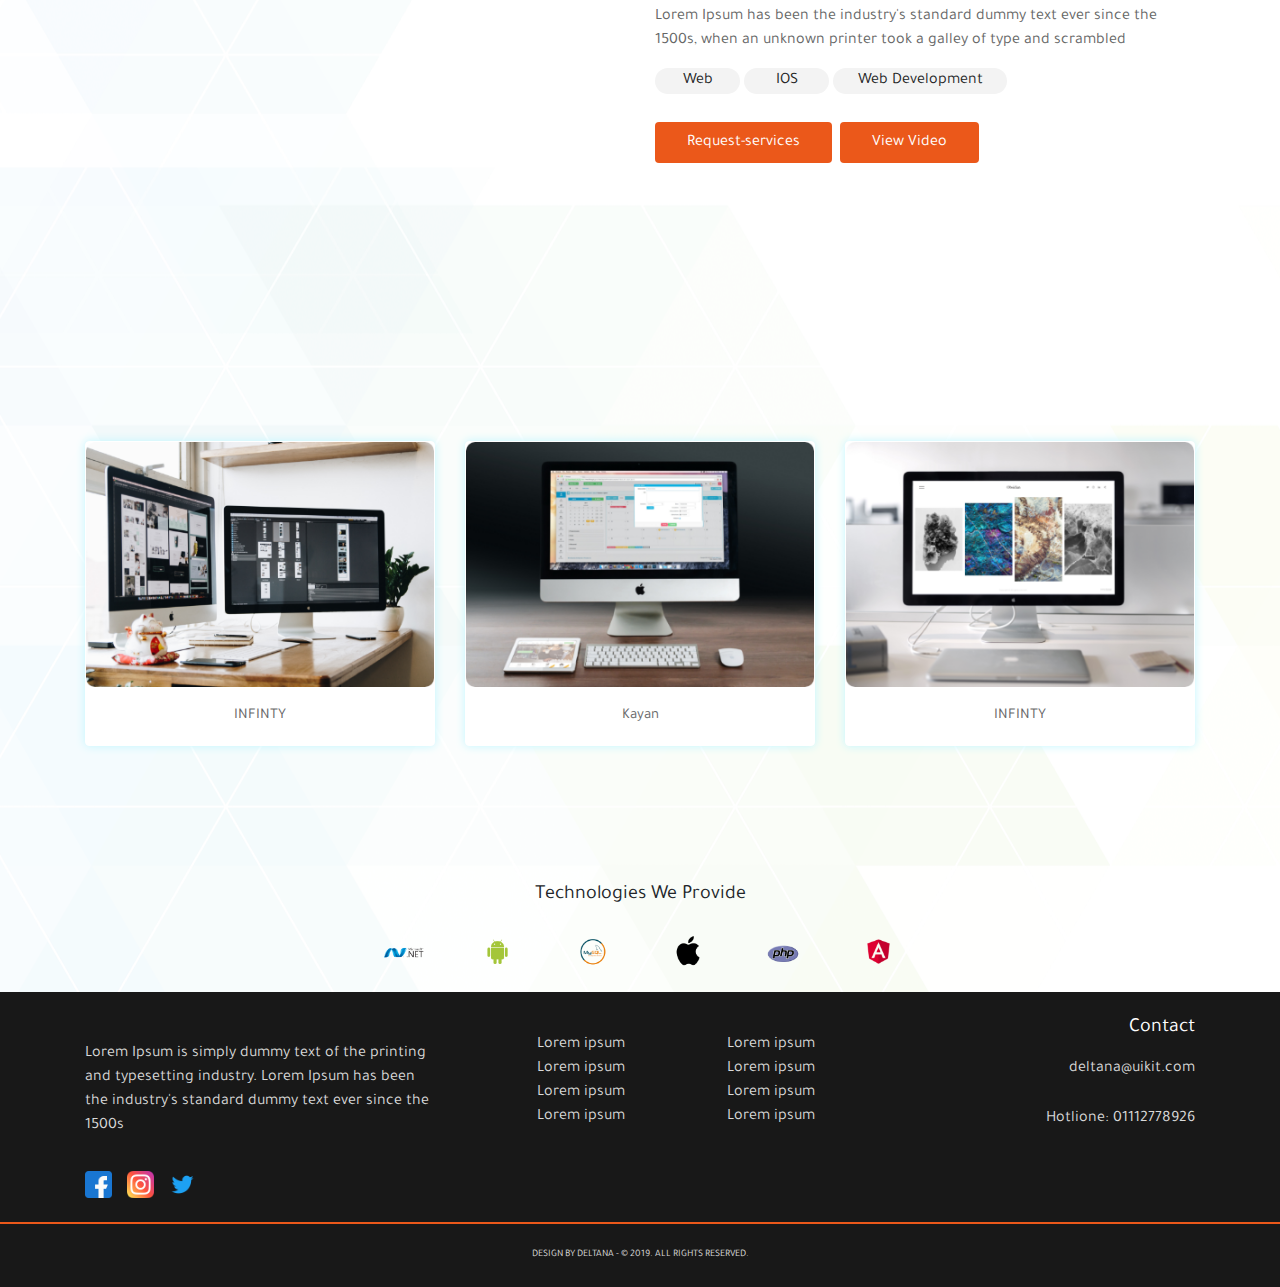
<file: services.html>
<html>
    <head>
        <meta charset="utf-8"/>
        <meta name="viewport"content="width=device-width,initial-scale=1,shrink-to-fit=no"/>

        <title>
       Deltana
        </title>
        <link rel="stylesheet"href='fontawesome/css/all.min.css'>
        <link rel="stylesheet" href="css/bootstrap.css">
        <link href="https://unpkg.com/aos@2.3.1/dist/aos.css" rel="stylesheet">
        <script src="https://unpkg.com/aos@2.3.1/dist/aos.js"></script>
        <link href="css/style.css" rel="stylesheet">
       
    </head>
    <body >
       
        <!-- start navbar sec -->
        <div class="nav-bar-sec ">
            <nav class="navbar navbar-expand-lg navbar-light bg-light">
                <a class="navbar-brand" href="index.html"><img src="images/Mask Group 1.png" style="width: 50%;"></a>
                <button class="navbar-toggler" type="button" data-toggle="collapse" data-target="#navbarSupportedContent" aria-controls="navbarSupportedContent" aria-expanded="false" aria-label="Toggle navigation">
                  <span class="navbar-toggler-icon"></span>
                </button>
              
                <div class="collapse navbar-collapse" id="navbarSupportedContent">
                  <ul class="navbar-nav ">
                    <li class="nav-item active ">
                      <a class="nav-link cool-link" href="index.html">HOME <span class="sr-only">(current)</span></a>
                    </li>
                    <li class="nav-item dropdown">
                        <a class="nav-link dropdown-toggle " href="#" id="navbarDropdown" role="button" data-toggle="dropdown" aria-expanded="false">
                            Company
                        </a>
                        <div class="dropdown-menu" aria-labelledby="navbarDropdown">
                          <a class="dropdown-item " href="services.html">Services</a>
                          <a class="dropdown-item " href="about us.html">About Us</a>
                          <a class="dropdown-item " href="process.html">Process</a>
                      </li>
                    <li class="nav-item">
                      <a class="nav-link cool-link" href="kayan.html">KAYAN</a>
                    </li>
                    <li class="nav-item">
                        <a class="nav-link cool-link" href="infinity.html"> INFINTY</a>
                      </li>
                      <li class="nav-item">
                        <a class="nav-link cool-link" href="our projects.html"> OUR WORK</a>
                      </li>
                    <li class="nav-item">
                        <a class="nav-link cool-link" href="contact us .html">CONTACT</a>
                      </li>
                  </ul>
                </div>
              </nav>

        </div>
        <!-- end navbar sec -->
        <!-- start main sec -->
        <div class="main-containt">
            <div class="container">
                <!-- start slider sec  -->
                <div class="slider-sec-services">
                    <div id="carouselExampleCaptions" class="carousel slide" data-ride="carousel">
                        <ol class="carousel-indicators">
                          <li data-target="#carouselExampleCaptions" data-slide-to="0" class="active" style="background-color: #4e4b4b;"></li>
                          <li data-target="#carouselExampleCaptions" data-slide-to="1" style="background-color: #4e4b4b;"></li>
                          <li data-target="#carouselExampleCaptions" data-slide-to="2" style="background-color: #4e4b4b;"></li>
                        </ol>
                        <div class="carousel-inner">
                          <div class="carousel-item active">
                            <div class="row">
                                <div class="col-xs-12 col-sm-12 col-md-6">
                                    <h2>Web and Mobile 
                                        <br>
                                        Development</h2>
                                        <button class="req-serv-3">
                                            Request Service
                                        </button>

                                </div>
                                <div class="col-xs-12 col-sm-12 col-md-6">
                                    <img src="images/Group 7.png" style="width: 100%;"/>

                                </div>

                            </div>
                            
                          </div>
                          <div class="carousel-item">
                            <div class="row">
                                <div class="col-xs-12 col-sm-12 col-md-6">
                                    <h2>Mobile App <br>
                                        Development</h2>
                                        <button class="req-serv-3">
                                            Request Service
                                        </button>

                                </div>
                                <div class="col-xs-12 col-sm-12 col-md-6">
                                    <img src="images/Group 8.png" style="width: 100%;"/>

                                </div>

                            </div>
                          </div>
                          <div class="carousel-item">
                            <div class="row">
                                <div class="col-xs-12 col-sm-12 col-md-6">
                                    <h2>Web Design and<br>
                                        Development</h2>
                                        <button class="req-serv-3">
                                            Request Service
                                        </button>

                                </div>
                                <div class="col-xs-12 col-sm-12 col-md-6">
                                    <img src="images/Group 9.png" style="width: 100%;"/>

                                </div>

                            </div>
                          </div>
                        </div>
                       
                      </div>

                </div>
                <!-- end slider sec  -->
                <!-- start services sec -->
                <div class="services-sec-1 py-4">
                <h5 data-aos="fade-up" data-aos-duration="3000">Services</h5>
                <p>
                    Lorem Ipsum is simply dummy text of the printing and typesetting industry. Lorem Ipsum has been the industry's standard dummy text ever since the 1500s, when an unknown printer took a galley of type and scrambled
                </p>
                <div class="row py-4 text-center">
                    <div class="col-xsw-12 col-sm-12 col-md-4 mt-1 mb-2">
                        <img src="images/Mask Group 5.png" style="width: 50%;"/>
                        <h3>web development</h3>
                        <p>
                            Lorem Ipsum is simply dummy text of the printing and typesetting industry
                        </p>

                    </div>
                    <div class="col-xsw-12 col-sm-12 col-md-4 mt-1 mb-2">
                        <img src="images/Mask Group 6.png" style="width: 50%;"/>
                        <h3>Mobile app development</h3>
                        <p>
                            Lorem Ipsum is simply dummy text of the printing and typesetting industry
                        </p>

                    </div>
                    <div class="col-xsw-12 col-sm-12 col-md-4 mt-1 mb-2">
                        <img src="images/Mask Group 7.png" style="width: 50%;"/>
                        <h3>web design</h3>
                        <p>
                            Lorem Ipsum is simply dummy text of the printing and typesetting industry
                        </p>

                    </div>

                </div>
                <div class="row py-4">
                    <div class="col-xs-12 col-sm-12 col-md-6">
                        <h6 class="servicess-title-1">Lorem Ipsum </h6>
                        <p class="servicess-para-1">Lorem Ipsum is simply dummy text of the printing and typesetting industry. Lorem Ipsum has been the industry's standard dummy text ever since the 1500s, when an unknown printer took a galley of type and scrambled</p>
                         <button class="web">Web</button> <button class="ios">IOS</button> <button class="web-dev">Web Development</button><br>
                         <button class="Request-services mr-2 mt-2">Request-services</button><button class=" mt-2 Request-services">View Video</button>
                    </div>
                    <div class="col-xs-12 col-sm-12 col-md-6">
                        <img src="images/Mask Group 8.png" style="width: 100%;" data-aos="flip-left" data-aos-duration="3000"/>

                    </div>

                </div>
                <div class="row py-4">
                    
                    <div class="col-xs-12 col-sm-12 col-md-6">
                        <img src="images/Mask Group 9.png" style="width: 100%;" data-aos="flip-right" data-aos-duration="3000"/>

                    </div>
                    <div class="col-xs-12 col-sm-12 col-md-6">
                        <h6 class="servicess-title-1">Lorem Ipsum </h6>
                        <p class="servicess-para-1">Lorem Ipsum is simply dummy text of the printing and typesetting industry. Lorem Ipsum has been the industry's standard dummy text ever since the 1500s, when an unknown printer took a galley of type and scrambled</p>
                         <button class="web">Web</button> <button class="ios">IOS</button> <button class="web-dev">Web Development</button><br>
                         <button class="Request-services mr-2 mt-2">Request-services</button><button class=" mt-2 Request-services">View Video</button>
                    </div>

                </div>

                </div>
                <!-- end services sec -->
                <!-- start top project sec -->
                <div class="top-projects-sec py-4 ">
                    <h6 class="top-projects-title" data-aos="fade-down" data-aos-duration="3000">Top Projects</h6>
                    <div class="row">
                        <div class="col-xs-12 col-sm-12 col-md-4 mt-3">
                            <div class="card" style="width: 100%;">
                                <img src="images/pro1.png" class="card-img-top">
                                <div class="card-body">
                                    <h6><a href="#">INFINTY</a></h6>

                                </div>


                            </div>

                        </div>
                        <div class="col-xs-12 col-sm-12 col-md-4 mt-3">
                            <div class="card" style="width: 100%;">
                                <img src="images/pro2.png" class="card-img-top">
                                <div class="card-body">
                                    <h6><a href="#">Kayan</a></h6>

                                </div>


                            </div>

                        </div>
                        <div class="col-xs-12 col-sm-12 col-md-4 mt-3">
                            <div class="card" style="width: 100%;">
                                <img src="images/pro3.png" class="card-img-top">
                                <div class="card-body">
                                    <h6><a href="#">INFINTY</a></h6>

                                </div>


                            </div>

                        </div>

                    </div>

                </div>
                <!-- end top project sec -->
                <!-- start Technologies We Provide -->
                <div class="Technologies-We-Provide py-4 text-center">
                    <h5 class="techno-title">Technologies We Provide</h5>
                    <div class="row ">
                        <div class="col-xs-12 col-sm-12 col-md-3">

                        </div>
                        <div class="col-xs-12 col-sm-12 col-md-6">
                            <div class="row">
                                <div class="col">
                                    <img src="images/Mask Group 10.png" style="width: 75%;"/>
        
                                </div>
                                <div class="col">
                                    <img src="images/Mask Group 11.png"style="width: 55%;"/>
        
                                </div>
                                <div class="col">
                                    <img src="images/Mask Group 12.png"style="width: 55%;"/>
        
                                </div>
                                <div class="col">
                                    <img src="images/Mask Group 13.png"style="width: 55%;"/>
        
                                </div>
                                <div class="col">
                                    <img src="images/Mask Group 14.png"style="width: 55%;"/>
        
                                </div>
                                <div class="col">
                                    <img src="images/Mask Group 15.png"style="width: 55%;"/>
        
                                </div>

                            </div>

                        </div>
                        <div class="col-xs-12 col-sm-12 col-md-3">

                        </div>
                      

                    </div>

                </div>
                <!-- end Technologies We Provide -->
            </div>
        </div>
        
         <!-- start footer -->
         <div class="footer py-4 ">
            <div class="container">
                <div class="row">
                    <div class="col-xs-12 col-sm-12 col-md-4">
                        <p>Lorem Ipsum is simply dummy text of the printing and typesetting industry. Lorem Ipsum has been the industry's standard dummy text ever since the 1500s</p>
                         <a href="#" class="social-link"><img src="images/facebook.png"></a><a href="#"class="social-link"><img src="images/instagram (1).png"></a><a href="#"class="social-link"><img src="images/twitter (1).png"></a>
                    </div>
                    <div class="col-xs-12 col-sm-12 col-md-4 text-center">
                        <div class="row">
                            <div class="col">
                                <ul class="ul-links">
                                    <li><a href="#">Lorem ipsum</a></li>
                                    <li><a href="#">Lorem ipsum</a></li>
                                    <li><a href="#">Lorem ipsum</a></li>
                                    <li><a href="#">Lorem ipsum</a></li>
                                </ul>

                            </div>
                            <div class="col">
                                <ul class="ul-links">
                                    <li><a href="#">Lorem ipsum</a></li>
                                    <li><a href="#">Lorem ipsum</a></li>
                                    <li><a href="#">Lorem ipsum</a></li>
                                    <li><a href="#">Lorem ipsum</a></li>
                                </ul>

                            </div>

                        </div>

                    </div>
                    <div class="col-xs-12 col-sm-12 col-md-4">
                        <h5>Contact</h5>
                        <ul class="ul-contact">
                            <li><a href="#">deltana@uikit.com  </a></li>
                            <li> <p class="hotline-para">Hotlione: 01112778926 </p></li>
                        </ul>

                    </div>

                </div>
                

            </div>

        </div>
        <!-- end footer -->
        <!-- start line sec -->
        <div class="line-1">

        </div>
        <!-- end line sec -->
        <!-- start copy right -->
        <div class="copy-right py-4">
            <div class="container">
                <p>DESIGN BY DELTANA - © 2019. ALL RIGHTS RESERVED.</p>

            </div>

        </div>
        <!-- end copy right -->
        

        <script>
            AOS.init();
          </script>


        <script src="js/popper.min.js"></script>
        <script src="js/jquery-3.6.0.min.js"></script>
        <script src="js/bootstrap.js"></script>
    </body>
    </html>
</file>
<file: css/style.css>
@font-face {
    font-family: 'gess';
    src: url(../fonts/gess.otf);
}
@font-face {
    font-family: 'tajawal';
    src: url(../fonts/tajawal.ttf);
}

reset
html, body, div, h1, h2, h3, h4, h5, h6, ul, ol, dl, li, dt, dd, p, blockquote, pre, form, fieldset, table, th, td {
	margin: 0;
	padding: 0;
	direction: ltr;
}
html{
    height: 100%;
}
body {
    font-family: 'tajawal';
    display: flex;
    flex-direction: column;
    min-height: 100vh;
    
}
/* start navbar sec */


.bg-light {
    background: white !important;
    border-bottom: 1px solid #f3f3f3;
    box-shadow: 0px 0px 10px #e7e7e7;
}
.bg-light ul{
    margin: 0px 16%  auto;
}
.bg-light .navbar-brand {
    margin: 0px 10%;
}
@media (min-width:320px) and (max-width:405px){
    .bg-light button{
        margin: -13% 79% auto;
    }  
}
.bg-light .cool-link {
    display: inline-block;
    color: rgb(104, 104, 104);
    text-decoration: none;
}

.bg-light .cool-link::after {
    content: '';
    display: block;
    width: 0;
    height: 3px;
    background: #EB581A;
    transition: width .3s;
}
.bg-light .cool-link:hover{
    font-weight: 600;
}
.bg-light .cool-link:hover::after {
    width: 100%;
    transition: width .3s;

}
/* end navbar sec */
/* start main-containt sec */
.main-containt{
    background-image: url(../images/Group\ 505.png) !important;
    background-position: center;
    background-repeat: no-repeat;

   
}
.main-containt h4{
    text-align: center;
    padding-top: 9%;
    padding-bottom: 9%;
    color: #EB581A;
    font-size: 38px;
    font-family: auto;
}
/* start images-sec-1 */
.images-sec-1 .we-are-hiring {
    text-align: left;
    font-size: 19px;
    padding-top: 24%;
    color: #58595a;
}
.images-sec-1 .we-are-hiring span{
    font-size: 19px;
    color: #eb581a;
    font-weight: 600;
}
.images-sec-1 .first-col {
    padding: 13% 0px;
}
.images-sec-1 .we-are-hiring1 {
    text-align: right;
    font-size: 19px;
    padding-top: 24%;
    color: #58595a;
}
.images-sec-1 .we-are-hiring1 .ui-ux-title{
    font-size: 19px;
    color: #eb581a;
    font-weight: 600;
}
.images-sec-1 .we-are-hiring1 span .jop-details-link{
    font-size: 16px !important;
    color: #eb581a !important;
    padding: 10px 19px !important;
    text-decoration: none;
}
.images-sec-1 .we-are-hiring1 span .apply-link{
    font-size: 16px !important;
    color: #eb581a !important;
    padding: 10px 0px !important;
    text-decoration: none;
}
.images-sec-1 .we-are-hiring1 span .apply-link:hover{
    font-weight: 600;
}
.images-sec-1 .we-are-hiring1 span .jop-details-link:hover{
    font-weight: 600;
}
.images-sec-1 .second-img1{
    width: 100%;
    padding-top: 16%;
}
@media (min-width:320px) and (max-width:767px){
    .progress-bar-img{
        display: none ;
    }
}
@media (min-width:768px) and (max-width:991px){
    .image-first-col{
        width: 187px;
    }
    .images-sec-1 .second-img1{
        padding-top: 25%;
    }
}
/* end images-sec-1 */
/* start join-us-sec */
.join-us-sec h5{
    text-align: center;
    padding-top: 9%;
    color: #EB581A;
    font-size: 38px;
}
.join-us-sec h2{
    text-align: center;
    padding-top: 20px;
    font-size: 37px;
    color: #4d4e4e;
}
.join-us-sec p{
    text-align: center;
    padding-top: 20px;
    font-size: 15px;
    color: #3a3a3a;
}
/* end join-us-sec */
/* start check-box-sec */
.check-box-sec ul{
    list-style: none;
    margin: 11px 2%;
}
.check-box-sec  ul li label{
    font-size: 19px;
    color: #4c4c4c;
}
.check-box-sec .input-name{
    width: 100%;
    height: 43px;
    border: 1px solid #d9d8d8;
    border-radius: 6px;
    outline: none;
    margin-left: 20px;
}
.check-box-sec .input-name:focus{
    outline: unset;
    box-shadow: 0px 0px 8px #EB581A ;
    border: 1px solid #EB581A;
}
.check-box-sec .input-name::-webkit-input-placeholder{
padding-left: 10px;
}

.check-box-sec button{
    background: #EB581A;
    color: #fff;
    border: none;
    position: relative;
    height: 41px;
    font-size: 16px;
    padding: 0 2em;
    cursor: pointer;
    transition: 800ms ease all;
    outline: none;
    border-radius: 4px;
    margin-left: 22px;
  }
  .check-box-sec  button:hover{
    background:#fff;
    color:#EB581A;
  }
  .check-box-sec  button:before,button:after{
    content:'';
    position:absolute;
    top:0;
    right:0;
    height:2px;
    width:0;
    background: #EB581A;
    transition:400ms ease all;
  }
  .check-box-sec  button:after{
    right:inherit;
    top:inherit;
    left:0;
    bottom:0;
  }
  .check-box-sec  button:hover:before,button:hover:after{
    width:100%;
    transition:800ms ease all;
  }
  
@media (min-width:320px) and (max-width:991px){
    .check-box-sec .input-name{
        margin-left: 7px;
    }
    .check-box-sec button {
        margin-left: 7px;
    }
}
/* end check-box-sec */
/* end main-containt sec */
/* start footer */
.footer{
    margin-top:  auto;
}
.footer, .copy-right{
    background-color: #181818;
    color: white;
    
}
.footer p{
    font-size: 16px;
    padding-top: 26px;
    padding-bottom: 33px;
    color: #d9d9d9;
    text-align: left;
}
.footer .social-link{
    padding-right: 15px;
}
.footer .ul-links, .footer  .ul-contact{
    list-style: none;
    text-align: right;
    padding-top: 17px;
}
.footer .ul-links li a, .footer  .ul-contact a{
    color: #d9d9d9;
    text-decoration: unset;
}
.footer h5{
    text-align: right;
}
.footer .hotline-para{
    text-align: right;
}

@media (min-width:320px) and (max-width:767px){
    .footer .ul-links, .footer  .ul-contact{
        text-align: center;
    }
    .footer h5{
        text-align: center;
        padding-top: 15px;
    }
    .footer .hotline-para{
        text-align: center;
    }
}
.line-1{
    height: 2px;
    background-color: #EB581A;

}
.copy-right p{
    text-align: center;
    color: #d9d9d9;
    font-size: 10px
}
/* end footer */

/* start contact us page */
/* start contact-us-sec */
.contact-us-sec {
    background: #f9f9f954;
}
.contact-us-sec h5{
    text-align: center;
    padding-top: 9%;
    padding-bottom: 2%;
    color: #EB581A;
    font-size: 38px;
    font-family: auto;
}
.contact-us-sec p{
    text-align: center;
    font-size: 17px;
    color: #585858;
}
.contact-us-sec p a:hover{
    text-decoration: underline #007bff;
    color: #007bff !important;
}
.contact-us-sec .checkbox-row {
    padding-top: 10%;
}
.contact-us-sec label{
    font-size: 16px;
    color: #4c4c4c;
    padding-left: 10px;
}
.contact-us-sec .input-name, .contact-us-sec select {
    width: 100%;
    height: 43px;
    border: 1px solid #d9d8d8;
    border-radius: 6px;
    outline: none;
}
.contact-us-sec .input-name:focus, .contact-us-sec select:focus, .contact-us-sec textarea:focus {
    outline: unset;
    box-shadow: 0px 0px 8px #EB581A ;
    border: 1px solid #EB581A;
}
.contact-us-sec textarea{
    width: 100%;
    height: 200px;
    border: 1px solid #d9d8d8;
    border-radius: 6px;
    outline: none;
}

.contact-us-sec .input-name::-webkit-input-placeholder, .contact-us-sec textarea::-webkit-input-placeholder{
padding-left: 10px;
}
.contact-us-sec h6{
    padding-top: 26px;
    padding-bottom: 26px;
    color: #5d5e5e;
    font-size: 18px;
}
.contact-us-sec button{
    background: #EB581A;
    color: #fff;
    border: none;
    position: relative;
    height: 41px;
    font-size: 16px;
    padding: 0 2em;
    cursor: pointer;
    transition: 800ms ease all;
    outline: none;
    border-radius: 4px;
  }
  .contact-us-sec  button:hover{
    background:#fff;
    color:#EB581A;
  }
  .contact-us-sec  button:before,button:after{
    content:'';
    position:absolute;
    top:0;
    right:0;
    height:2px;
    width:0;
    background: #EB581A;
    transition:400ms ease all;
  }
  .contact-us-sec  button:after{
    right:inherit;
    top:inherit;
    left:0;
    bottom:0;
  }
  .contact-us-sec button:hover:before,button:hover:after{
    width:100%;
    transition:800ms ease all;
  }
  .contact-us-sec h4{
    font-size: 20px;
    padding-bottom: 22px;
    color: #5c5d5e;
    text-align: left;
    padding-left: 10px;
  }
.contact-us-sec ul{
    list-style: none;
    padding-top: 20px;
}
.contact-us-sec ul li p{
    text-align: left;
    font-size: 18px;
    color: #5c5c5c;
}
.contact-us-sec ul li p i{
    font-size: 11px;
    color: #5c5c5c;

}
.contact-us-sec ul li p span{
    padding-left: 10px;
    color: #297EE0;
}
.contact-us-sec .address-des{
    text-align: left;
    padding-top: 10px;
    font-size: 16px;
    padding-bottom: 10px;
    color: #5c5c5c;
}
.contact-us-sec .social-link{
    padding: 10px;
}
/* end contact-us-sec */
/* end contact us page */

/* start about us page */
/* start about us sec */
.main-containt .about-us-sec h6{
    padding-top: 9%;
    color: #EB581A;
    font-size: 38px;
    font-family: auto;
    text-align: left;
    padding-bottom: 14px;
}
.main-containt .about-us-sec .about-us-des{
    text-align: left;
    line-height: 29px;
    font-size: 16px;
    color: #3d3e3e;
}
.main-containt .about-us-sec img{
    width: 100%;
    height: 84%;
}
.main-containt .about-us-sec h3{
    text-align: center;
    padding-bottom: 18px;
    font-size: 26px;
    color: #606060;
}
.main-containt .about-us-sec .work-des{
    text-align: center;
    font-size: 15px;
    color: #545454;
    padding-bottom: 15px;
}
/* end about us sec */
/* start gallery sec */
.gallery  figure img{
    width: 100%;
    height: 100%;
}
  .gallery  figure {
    position: relative;
  }
  .gallery  figure {
    width: 100%;
    height: 200px;
    margin: 0;
    padding: 0;
    background: #fff;
    overflow: hidden;
  }
  .gallery  figure::before {
    position: absolute;
    top: 50%;
    left: 50%;
    z-index: 2;
    display: block;
    content: '';
    width: 0;
    height: 0;
    background: rgba(255,255,255,.2);
    border-radius: 100%;
    -webkit-transform: translate(-50%, -50%);
    transform: translate(-50%, -50%);
    opacity: 0;
  }
  .gallery figure:hover::before {
    -webkit-animation: circle .75s;
    animation: circle .75s;
  }
  @-webkit-keyframes circle {
    0% {
      opacity: 1;
    }
    40% {
      opacity: 1;
    }
    100% {
      width: 200%;
      height: 200%;
      opacity: 0;
    }
  }
  @keyframes circle {
    0% {
      opacity: 1;
    }
    40% {
      opacity: 1;
    }
    100% {
      width: 200%;
      height: 200%;
      opacity: 0;
    }
  }
/* end gallery sec */
/* start circle-sec  */
.circle-sec img{
    width: 38%;
}
.circle-sec h6{
    padding-top: 16px;
    padding-bottom: 16px;
    font-size: 20px;
    font-weight: 600;
    color: #606060;
}
.circle-sec p{
    text-align: center;
    font-size: 14px;
    padding-bottom: 10px;
    color: #6a6a6a;
}
/* end circle-sec */
/* start top-projects-sec */
.top-projects-sec{
    margin-bottom: 8%;

}
.top-projects-sec .card{
    width: 100%;
    width: 100%;
    border: 1px solid white;
    /* background: unset; */
    box-shadow: 0px 0px 10px #c1f6ff;

}
.top-projects-sec h6{
    text-align: center;
}
.top-projects-sec h6 a{
    text-decoration: unset;
    color: #686868;
    font-size: 15px;
}
.top-projects-sec h6 a:hover{
    font-weight: 600;
}
/* end top-projects-sec */
/* end about us page */

/* start process page */
/* star process sec */
.main-containt .process-title{
    padding-top: 9%;
    color: #EB581A;
    font-size: 38px;
    font-family: auto;
    text-align: left;
    padding-bottom: 14px;
    text-align: center;
}
.main-containt .process-des{
    text-align: center;
    padding-bottom: 5%;
    color: #787878;
    font-size: 16px;  
}

/* end process sec */
/*  */

#form {
	text-align: center;
	position: relative;
	margin-top: 20px
}

#form fieldset {
	background: white;
	border: 0 none;
	border-radius: 0.5rem;
	box-sizing: border-box;
	width: 100%;
	margin: 0;
	padding-bottom: 20px;
	position: relative
}

.finish {
	text-align: center
}

#form fieldset:not(:first-of-type) {
	display: none
}

#form .previous-step, .next-step {
	width: 100px;
	font-weight: bold;
	color: white;
	border: 0 none;
	border-radius: 0px;
	cursor: pointer;
	padding: 10px 5px;
	margin: 10px 5px 10px 0px;
	float: right
}

.form, .previous-step {
	background: #616161;
}

.form, .next-step {
	background: #EB581A;
}

#form .previous-step:hover,
#form .previous-step:focus {
	background-color: #000000
}

#form .next-step:hover,
#form .next-step:focus {
	background-color: #EB581A;
}

.text {
	color: #EB581A;
	font-weight: normal
}

#progressbar {
	margin-bottom: 30px;
	overflow: hidden;
	color: lightgrey
}

#progressbar .active {
	color: #EB581A;
}

#progressbar li {
	list-style-type: none;
	font-size: 15px;
	width: 20%;
	float: left;
	position: relative;
	font-weight: 400
}

#progressbar #step1:before {
	content: "1"
}

#progressbar #step2:before {
	content: "2"
}

#progressbar #step3:before {
	content: "3"
}

#progressbar #step4:before {
	content: "4"
}
#progressbar #step5:before {
	content: "5"
}

#progressbar li:before {
	width: 50px;
	height: 50px;
	line-height: 45px;
	display: block;
	font-size: 20px;
	color: #ffffff;
	background: lightgray;
	border-radius: 50%;
	margin: 0 auto 10px auto;
	padding: 2px
}

#progressbar li:after {
	content: '';
	width: 100%;
	height: 2px;
	background: lightgray;
	position: absolute;
	left: 0;
	top: 25px;
	/* z-index: -1; */
}

#progressbar li.active:before,
#progressbar li.active:after {
	background: #EB581A;
}

.progress {
	height: 20px
}

.progress-bar {
	background-color: #EB581A;
}
.step-progress-bar-sec h5{
    text-align: left;
    font-size: 22px;
    color: #444444;
    padding-top: 10px;
}
.step-progress-bar-sec  p{
    text-align: left;
    font-size: 16px;
    padding-top: 14px;
    color: #696a6a;
}



/*  */
/* end process page */

/* start services page */
/* start slider-sec-services */
.slider-sec-services h2{
    text-align: left;
    padding-top: 36%;
    padding-bottom: 4%;
    color: black;
    font-size: 38px;
    font-family: auto;
    font-weight: 600;
}


.slider-sec-services button{
    background: #EB581A;
    color: #fff;
    border: none;
    position: relative;
    height: 41px;
    font-size: 16px;
    padding: 0 2em;
    cursor: pointer;
    transition: 800ms ease all;
    outline: none;
    border-radius: 4px;
  }
  .slider-sec-services  button:hover{
    background:#fff;
    color:#EB581A;
  }
  .slider-sec-services  button:before,button:after{
    content:'';
    position:absolute;
    top:0;
    right:0;
    height:2px;
    width:0;
    background: #EB581A;
    transition:400ms ease all;
  }
  .slider-sec-services button:after{
    right:inherit;
    top:inherit;
    left:0;
    bottom:0;
  }
  .slider-sec-services button:hover:before,button:hover:after{
    width:100%;
    transition:800ms ease all;
  }
/* end slider-sec-services */
/* start services-sec-1 */
.services-sec-1 h5{
    text-align: center;
    padding-bottom: 14px;
    font-size: 22px;
    color: #414142;
}
.services-sec-1 p{
    text-align: center;
    font-size: 16px;
    color: #656666;
}
.services-sec-1 h3{
    font-size: 23px;
    padding-top: 15px;
    padding-bottom: 10px;
}
.services-sec-1 h6{
    text-align: left;
    font-size: 26px;
    color: #eb581a;
    padding-top: 7%;
    font-weight: 600;
}
.services-sec-1 .servicess-para-1{
    font-size: 16px;
    color: #656666;
    text-align: left;
    padding-bottom: 15px;
    padding-top: 15px;
}
.services-sec-1 .web{
    background: #f3f3f3;
    border: unset;
    border-radius: 20px;
    width: 85px;
    color: #242526;
    margin-bottom: 20px;
}
.services-sec-1 .ios{
    background: #f3f3f3;
    border: unset;
    border-radius: 20px;
    width: 85px;
    color: #242526;
    margin-bottom: 20px;
}
.services-sec-1 .web-dev{
    background: #f3f3f3;
    border: unset;
    border-radius: 20px;
    width: 174px;
    color: #242526;
    margin-bottom: 20px;
}
.services-sec-1 .web-dev::after, .services-sec-1 .ios:after, .services-sec-1 .web::after {
    content: unset;
}

.services-sec-1 .Request-services{
    background: #EB581A;
    color: #fff;
    border: none;
    position: relative;
    height: 41px;
    font-size: 16px;
    padding: 0 2em;
    cursor: pointer;
    transition: 800ms ease all;
    outline: none;
    border-radius: 4px;
  }
  .services-sec-1 .Request-services:hover{
    background:#fff;
    color:#EB581A;
  }
  .services-sec-1 .Request-services:before,.services-sec-1 .Request-services:after{
    content:'';
    position:absolute;
    top:0;
    right:0;
    height:2px;
    width:0;
    background: #EB581A;
    transition:400ms ease all;
  }
  .services-sec-1 .Request-services:after{
    right:inherit;
    top:inherit;
    left:0;
    bottom:0;
  }
  .services-sec-1 .Request-services:hover:before,.services-sec-1 .Request-services:hover:after{
    width:100%;
    transition:800ms ease all;
  }

/* end services-sec-1 */
/* start top-projects-sec   */
.top-projects-sec  .top-projects-title{
    text-align: center;
    font-size: 25px;
    padding-bottom: 54px;
    padding-top: 10px;
    color: #38393a;

}
/* end  top-projects-sec  */
/* start Technologies-We-Provide */
.Technologies-We-Provide .techno-title{
    font-size: 20px;
    padding-bottom: 28px;
}

/* end Technologies-We-Provide */
/* end services page */

/* start our project page */
.services-sec-1 .description-para{
    text-align: left;
    padding-top: 12%;
    font-size: 16px;
    color: #505050;
}
/* end our projecty page */

/* start infinity page */
.nav-bar-sec1 .bg-light1{
    background: #31394C !important;
    border-bottom: 1px solid #31394c;
    box-shadow: 0px 0px 10px #31394c;
}
.nav-bar-sec1 .nav-link1{
    color: white !important;
}
.main-containt1{
    background-image: url(../images/Group\ 503.png) !important;
    background-position: center;
    background-repeat: no-repeat;

   
}
.main-containt1 .slider-sec-services h2{
    text-align: left;
    padding-top: 36%;
    padding-bottom: 4%;
    color: #EB581A;
    font-size: 38px;
    font-family: auto;
    font-weight: 600;
}
.main-containt1 .slider-sec-services p{
    text-align: left;
    color: white;
    font-size: 16px;
    padding-bottom: 15px;
}
.footer1, .copy-right1{
    background-color:  #31394C;
    color: white;
    
}
.video-sec .video-des{
    text-align: left;
    font-size: 16px;
    color: white;
}
.video-sec .video-col p{
    color: #eb581a;
    font-size: 20px;
    font-weight: 600;
    padding-top: 10px;
}
.video-sec .video-col h6{
    padding-top: 10px;
    font-size: 16px;
    color: #737474;

}
.video-sec .video-col img{
    padding-right: 6px;
}

.video-sec .request-button{
    background: #EB581A;
    color: #fff;
    border: none;
    position: relative;
    height: 41px;
    font-size: 10px;
    margin-top: 10px;
    margin-right: 10px;
    padding: 0 2em;
    cursor: pointer;
    transition: 800ms ease all;
    outline: none;
    border-radius: 4px;
  }
  .video-sec .request-button:hover{
    background:#fff;
    color:#EB581A;
  }
  .video-sec .request-button:before,.video-sec .request-button:after{
    content:'';
    position:absolute;
    top:0;
    right:0;
    height:2px;
    width:0;
    background: #EB581A;
    transition:400ms ease all;
  }
  .video-sec .request-button:after{
    right:inherit;
    top:inherit;
    left:0;
    bottom:0;
  }
  .video-sec .request-button:hover:before,.video-sec .request-button:hover:after{
    width:100%;
    transition:800ms ease all;
  }

/* end infinity page */
</file>
